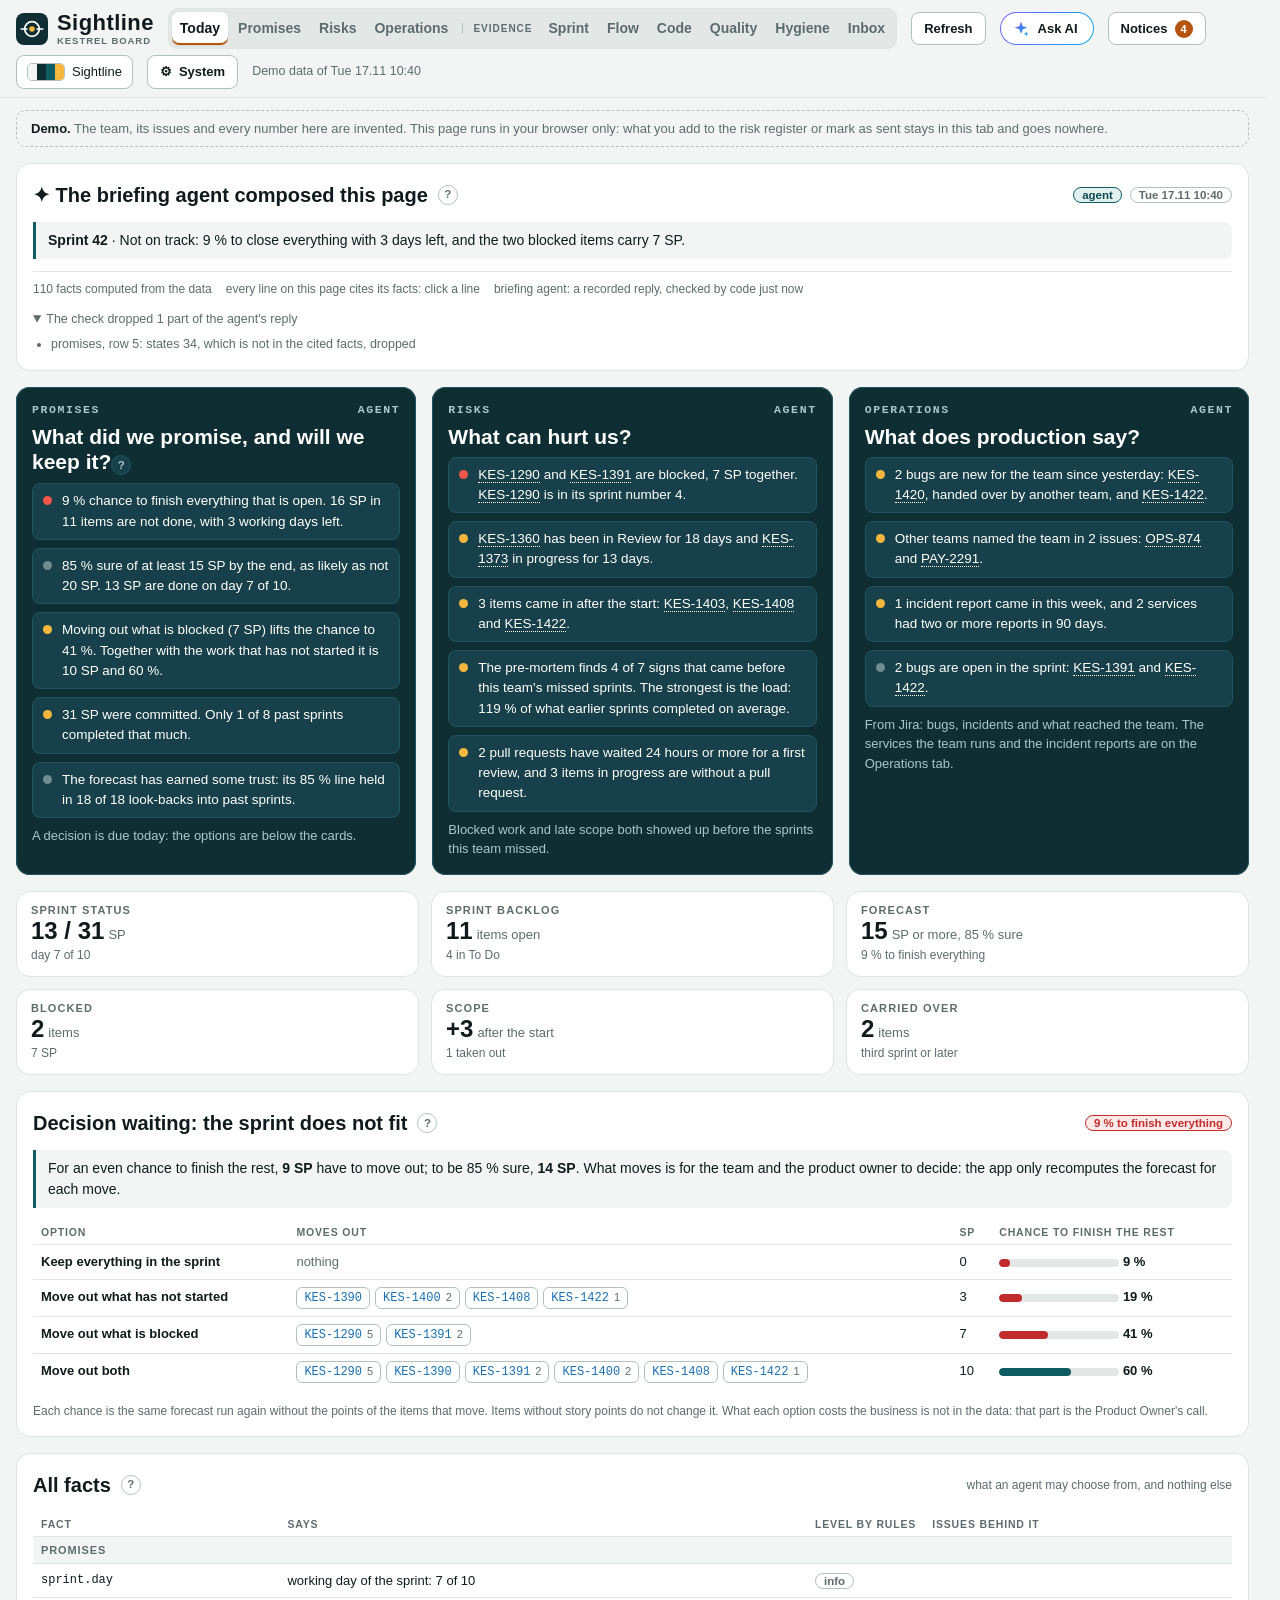
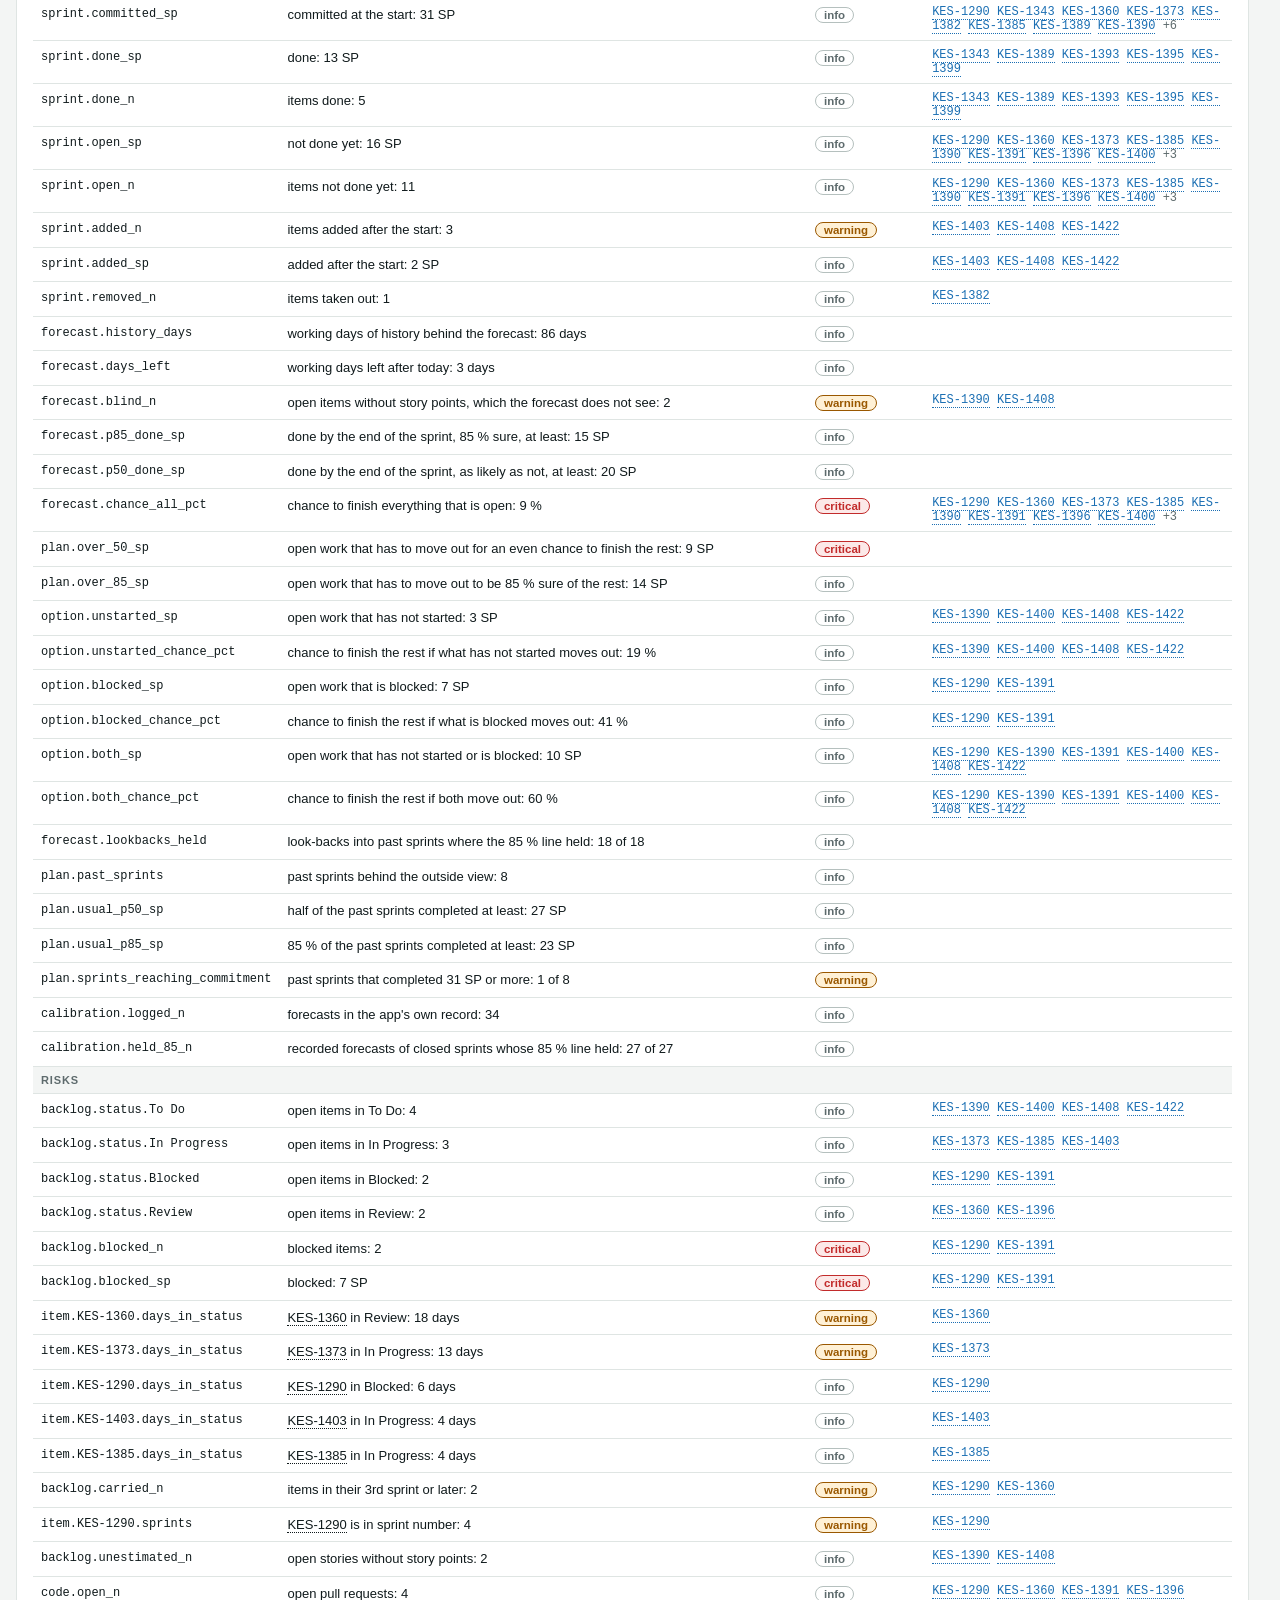
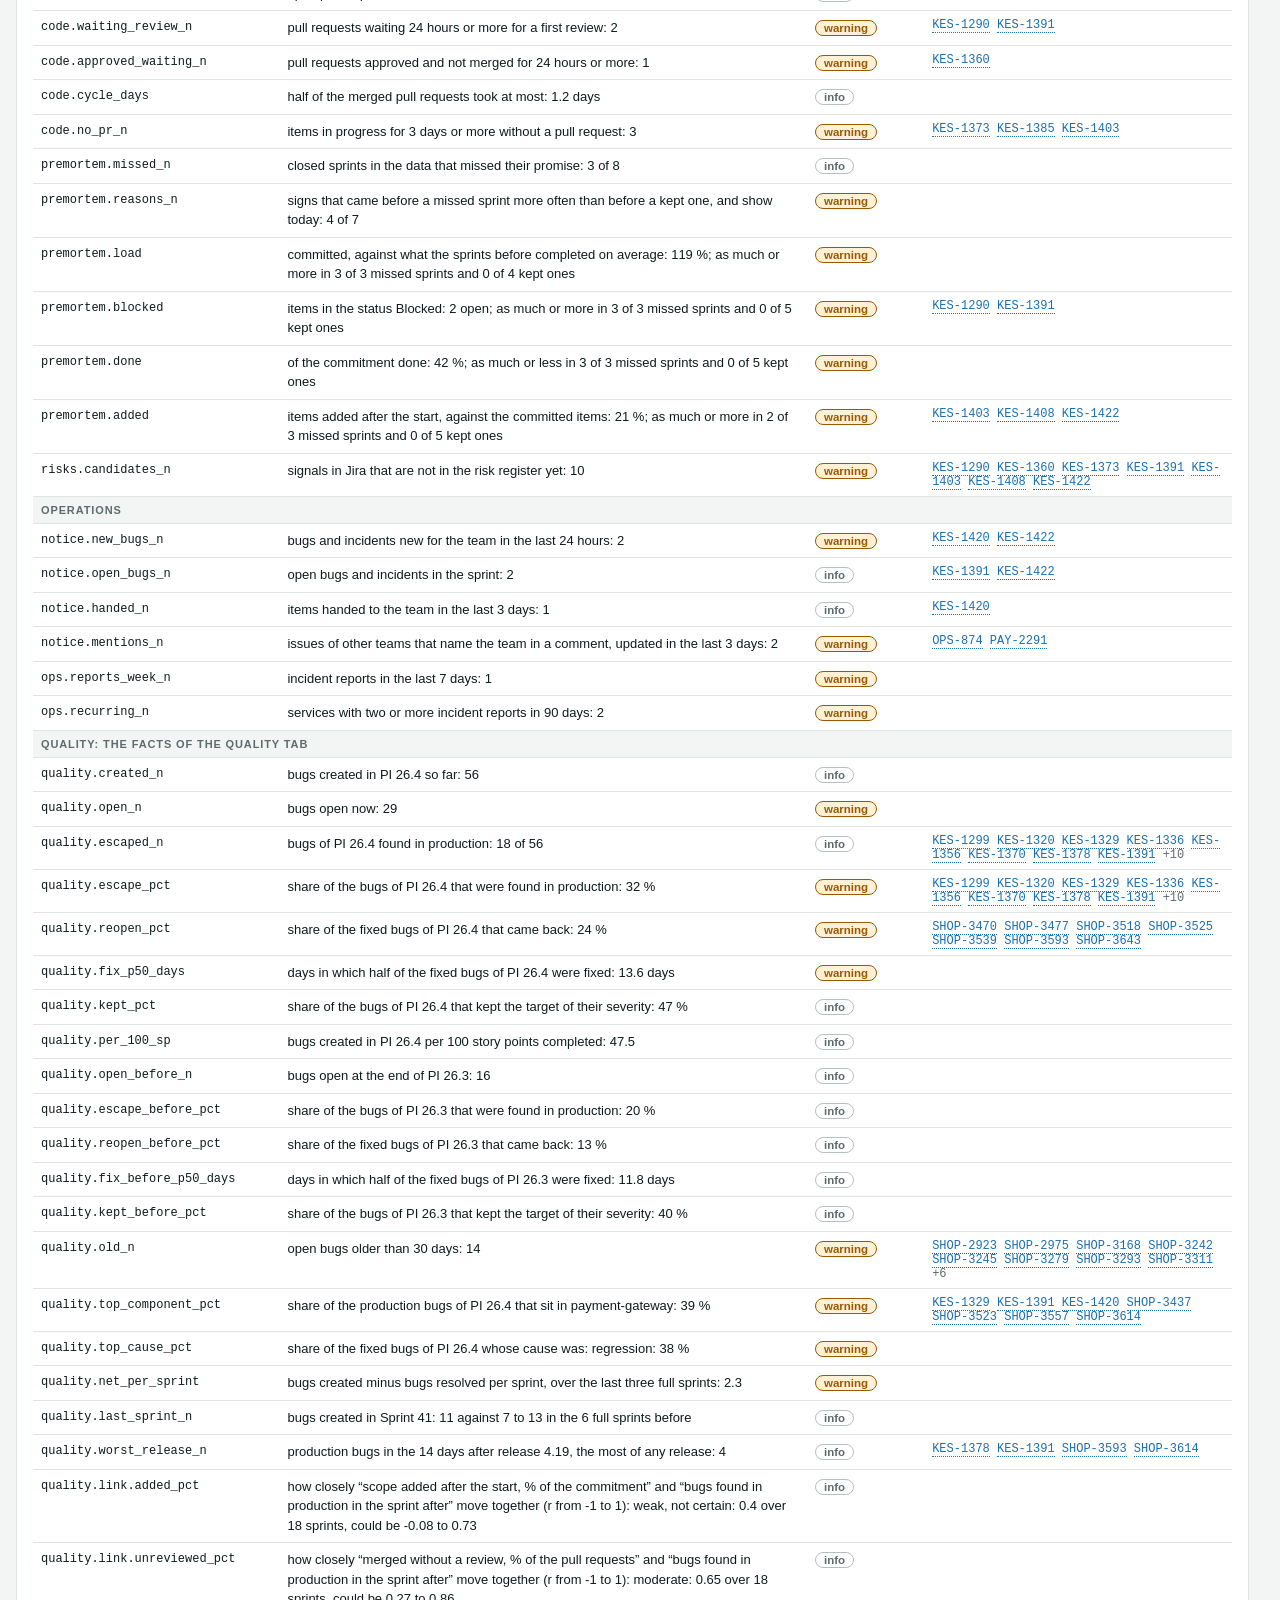
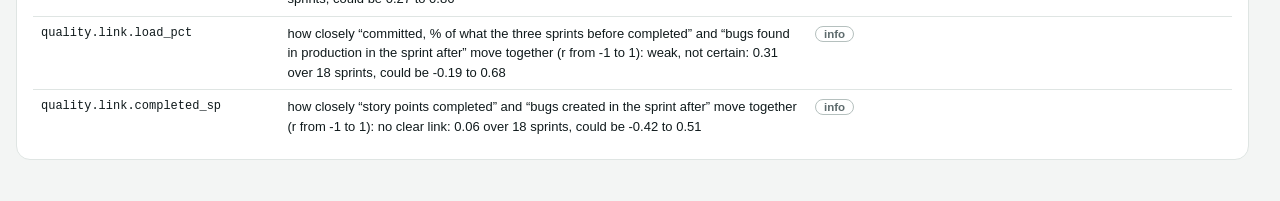
<file: docs/demo/index.html>
<!doctype html>
<html lang="en">
<head>
<meta charset="utf-8">
<meta name="viewport" content="width=device-width, initial-scale=1">
<title>Sightline · live demo</title>
<meta name="description" content="Live demo of Sightline, a delivery cockpit for Scrum Masters: sprint forecast, risks and bug analytics, with AI lines that code checks against the facts. Invented data.">
<meta property="og:title" content="Sightline · a delivery cockpit for Scrum Masters">
<meta property="og:description" content="Live demo on invented data: will the sprint hold, what can hurt it, what production says. Every AI line is checked against the facts. Nothing to install.">
<meta property="og:image" content="https://bolevin.github.io/sightline/img/preview.png">
<meta property="og:url" content="https://bolevin.github.io/sightline/">
<meta property="og:type" content="website">
<meta name="twitter:card" content="summary_large_image">
<link rel="stylesheet" href="style.css">
</head>
<body>
<div class="shell">
  <header class="top" id="top">
    <div class="brand"><svg class="mark" viewBox="0 0 28 28" aria-hidden="true"><circle cx="14" cy="14" r="8.5"/><path d="M1.5 14H8M20 14h6.5"/><circle class="dot" cx="14" cy="14" r="3.2"/></svg>
      <span class="brand-t"><span>Sightline</span><span class="brand-s" id="team">delivery cockpit</span></span></div>
    <nav class="seg" aria-label="Views">
      <button type="button" data-tab="today" aria-pressed="true">Today</button>
      <button type="button" data-tab="promises" aria-pressed="false">Promises</button>
      <button type="button" data-tab="risks" aria-pressed="false">Risks</button>
      <button type="button" data-tab="ops" aria-pressed="false">Operations</button>
      <span class="seg-l">Evidence</span>
      <button type="button" data-tab="sprint" aria-pressed="false">Sprint</button>
      <button type="button" data-tab="flow" aria-pressed="false">Flow</button>
      <button type="button" data-tab="code" aria-pressed="false">Code</button>
      <button type="button" data-tab="quality" aria-pressed="false">Quality</button>
      <button type="button" data-tab="hygiene" aria-pressed="false">Hygiene</button>
      <button type="button" data-tab="inbox" aria-pressed="false">Inbox</button>
    </nav>
    <button class="btn" type="button" id="refresh">Refresh</button>
    <button class="cmd-btn" type="button" id="ask-open" aria-pressed="false" title="Ask the agent (Ctrl K)">
      <svg class="ai-mark" viewBox="0 0 24 24" aria-hidden="true"><defs><linearGradient id="aiG" x1="0" y1="0" x2="1" y2="1"><stop offset="0" stop-color="#7b5cff"/><stop offset="1" stop-color="#00a8e8"/></linearGradient></defs>
        <path fill="url(#aiG)" d="M12 2l2.2 6.3L20.5 10l-6.3 2.2L12 18.5l-2.2-6.3L3.5 10l6.3-1.7zM19 15l.9 2.6 2.6.9-2.6.9L19 22l-.9-2.6-2.6-.9 2.6-.9z"/></svg>Ask AI</button>
    <button class="btn" type="button" id="bell" title="What reached the team: new bugs, items handed over, the team named by others" aria-label="Notices"><svg class="bell-i" viewBox="0 0 24 24" aria-hidden="true"><path d="M6 16V11a6 6 0 0 1 12 0v5l1.5 2h-15zM10 20a2 2 0 0 0 4 0"/></svg><span class="t">Notices</span> <span class="count" id="bell-n" hidden>0</span></button>
    <span class="grow"></span>
    <div class="pal"><button class="pal-btn" type="button" id="pal-btn" aria-haspopup="true" aria-expanded="false" title="Colours"><span class="swatch" id="pal-now"></span><span id="pal-name">Sightline</span></button>
      <div class="pal-menu" id="pal-menu" role="menu" aria-label="Colours" hidden></div></div>
    <button class="btn" type="button" data-tab="system" aria-pressed="false" title="Sources, rules, architecture" aria-label="System">⚙<span class="t"> System</span></button>
    <span class="fresh" id="fresh"></span>
  </header>

  <div class="boot" id="boot" role="status">Loading the sprint…</div>
  <div class="demo-note" id="demo-note"><b>Demo.</b> The team, its issues and every number here are invented. This page runs in your browser only: what you add to the risk register or mark as sent stays in this tab and goes nowhere.</div>

  <section class="page on" id="p-today" aria-label="Today">
    <div class="w" id="composed"></div>
    <div class="q3" id="cards"></div>
    <div class="kpis" id="now"></div>
    <div id="options"></div>
    <div class="w" id="facts"></div>
  </section>

  <section class="page" id="p-promises" aria-label="Promises"><div class="tabbody" id="v-promises"></div></section>
  <section class="page" id="p-risks" aria-label="Risks"><div class="tabbody" id="v-risks"></div></section>
  <section class="page" id="p-ops" aria-label="Operations"><div class="tabbody" id="v-ops"></div></section>
  <section class="page" id="p-sprint" aria-label="Sprint"><div class="tabbody" id="v-sprint"></div></section>
  <section class="page" id="p-flow" aria-label="Flow"><div class="tabbody" id="v-flow"></div></section>
  <section class="page" id="p-code" aria-label="Code"><div class="tabbody" id="v-code"></div></section>
  <section class="page" id="p-quality" aria-label="Quality"><div class="tabbody" id="v-quality"></div></section>
  <section class="page" id="p-hygiene" aria-label="Hygiene"><div class="tabbody" id="v-hygiene"></div></section>
  <section class="page" id="p-inbox" aria-label="Inbox"><div class="tabbody" id="v-inbox"></div></section>

  <section class="page" id="p-system" aria-label="System">
    <div class="w" id="arch"></div>
    <div class="grid2">
      <div class="w" id="settings"></div>
      <div class="w" id="sources"></div>
    </div>
    <div class="w" id="storage"></div>
    <div class="w" id="runs"></div>
    <div class="w" id="rules"></div>
  </section>
</div>
<div class="pop" id="pop" hidden role="dialog" aria-label="Facts behind this line"></div>
<div class="icard" id="icard" hidden role="tooltip"></div>
<aside class="cmd" id="ask" hidden aria-label="Ask the agent">
  <div class="cmd-grip" id="ask-grip" aria-hidden="true"></div>
  <div class="cmd-h" id="ask-head">
    <div class="cmd-id"><span class="cmd-eyebrow"><svg class="ai-mark" viewBox="0 0 24 24" aria-hidden="true"><path fill="url(#aiG)" d="M12 2l2.2 6.3L20.5 10l-6.3 2.2L12 18.5l-2.2-6.3L3.5 10l6.3-1.7z"/></svg>AI · read-only</span>
      <span class="cmd-title">Ask about the sprint<span id="ask-help"></span></span></div>
    <div class="cmd-tools">
      <button type="button" id="ask-new" title="New conversation" aria-label="New conversation"><svg viewBox="0 0 24 24" aria-hidden="true"><path d="M12 5v14M5 12h14"/></svg></button>
      <button type="button" data-ask-mode="side" aria-pressed="true" title="On the right" aria-label="Window on the right"><svg viewBox="0 0 24 24" aria-hidden="true"><rect x="3" y="4" width="18" height="16" rx="2"/><path d="M15 4v16"/></svg></button>
      <button type="button" data-ask-mode="bottom" aria-pressed="false" title="At the bottom" aria-label="Window at the bottom"><svg viewBox="0 0 24 24" aria-hidden="true"><rect x="3" y="4" width="18" height="16" rx="2"/><path d="M3 14h18"/></svg></button>
      <button type="button" data-ask-mode="float" aria-pressed="false" title="Floating: drag it by this bar" aria-label="Floating window"><svg viewBox="0 0 24 24" aria-hidden="true"><rect x="3" y="7" width="13" height="13" rx="2"/><path d="M8 7V5a1 1 0 0 1 1-1h11a1 1 0 0 1 1 1v11a1 1 0 0 1-1 1h-4"/></svg></button>
      <button type="button" id="ask-close" title="Close (Esc)" aria-label="Close"><svg viewBox="0 0 24 24" aria-hidden="true"><path d="M6 6l12 12M18 6L6 18"/></svg></button>
    </div>
  </div>
  <div class="cmd-log" id="ask-log" aria-live="polite"></div>
  <div class="cmd-f">
    <div class="composer"><textarea id="ask-text" rows="1" maxlength="2000" placeholder="Ask about the sprint" aria-label="Your question"></textarea>
      <div class="composer-bar"><button type="button" class="help-word" id="ask-what" title="What can I ask?" aria-label="What can I ask?">?</button>
        <span class="small dim grow">Enter sends · Shift+Enter starts a new line · the agent reads, it cannot change or send anything</span>
        <button type="button" class="mic" id="ask-mic" title="Dictate" aria-label="Dictate" aria-pressed="false" hidden><svg viewBox="0 0 24 24" aria-hidden="true"><rect x="9" y="3" width="6" height="11" rx="3"/><path d="M5 11a7 7 0 0 0 14 0M12 18v3"/></svg></button>
        <button type="button" class="send" id="ask-send" title="Send" aria-label="Send"><svg viewBox="0 0 24 24" aria-hidden="true"><path d="M12 19V5M5 12l7-7 7 7"/></svg></button></div></div>
    <p class="voice-note" id="ask-voice" role="status" hidden></p>
  </div>
</aside>
<div class="snap-ghost" id="ask-ghost" hidden></div>
<script src="host.js"></script>
<script src="help.js"></script>
<script src="app.js"></script>
<script src="views.js"></script>
<script src="quality.js"></script>
<script src="delivery.js"></script>
</body>
</html>
</file>
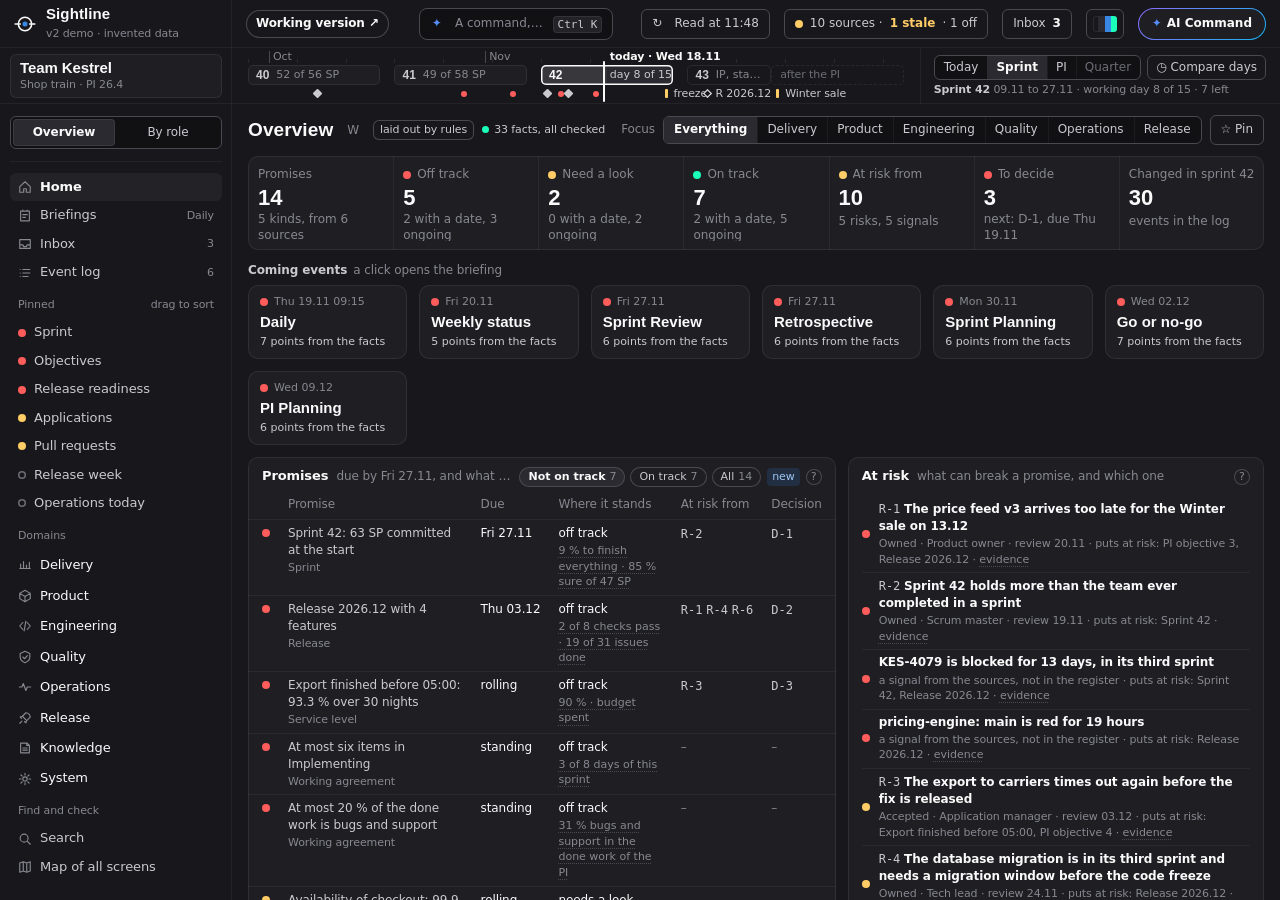
<file: docs/v2/index.html>
<!doctype html>
<html lang="en">
<head>
<meta charset="utf-8">
<meta name="viewport" content="width=device-width, initial-scale=1">
<title>Sightline · live demo</title>
<meta name="description" content="The design of Sightline v2, a delivery cockpit for agile teams, on an invented team and invented numbers.">
<link rel="icon" href="data:,">
<link rel="stylesheet" href="css/tokens.css">
<link rel="stylesheet" href="css/app.css">
<link rel="stylesheet" href="css/pages-product.css">
<link rel="stylesheet" href="css/pages-eng.css">
<link rel="stylesheet" href="css/pages-quality.css">
<link rel="stylesheet" href="css/pages-ops.css">
<link rel="stylesheet" href="css/pages-release.css">
<link rel="stylesheet" href="css/pages-knowledge.css">
<link rel="stylesheet" href="css/pages-system.css">
<link rel="stylesheet" href="css/pages-overview.css">
<link rel="stylesheet" href="css/pages-return.css">
<link rel="stylesheet" href="css/utilities.css">
<link rel="stylesheet" href="css/demo.css">
</head>
<body>
<div class="app" id="app">
  <header class="top" id="top"></header>
  <div class="strip" id="strip"></div>
  <aside class="rail" id="rail"></aside>
  <main class="main" id="main"></main>
  <aside class="cmd" id="ask" aria-label="AI Command"></aside>
</div>
<div id="layer"></div>
<script src="js/data.js"></script>
<script src="js/data-events.js"></script>
<script src="js/data-history.js"></script>
<script src="js/data-lineage.js"></script>
<script src="js/help.js"></script>
<script src="js/kit.js"></script>
<script src="js/shell.js"></script>
<script src="js/command.js"></script>
<script src="js/compare.js"></script>
<script src="js/worst.js"></script>
<script src="js/pages-home.js"></script>
<script src="js/pages-delivery.js"></script>
<script src="js/pages-product.js"></script>
<script src="js/pages-eng.js"></script>
<script src="js/pages-quality.js"></script>
<script src="js/pages-ops.js"></script>
<script src="js/pages-release.js"></script>
<script src="js/pages-knowledge.js"></script>
<script src="js/pages-system.js"></script>
<script src="js/pages-misc.js"></script>
<script src="js/pages-events.js"></script>
<script src="js/pages-overview.js"></script>
<script>SM.start();</script>
</body>
</html>
</file>
<file: docs/demo/style.css>
/* Sightline: the look of the page. No file is loaded from outside.
   Palettes: app.js sets data-palette on <html> ("auto" becomes day or console after the system theme). Every colour
   of the page is a token of the palette; --panel* colour the three question cards and the mark in the brand. */
:root{
  --f-disp: Bahnschrift, "DIN Alternate", "Arial Narrow", sans-serif;
  --f-body: Inter, "Segoe UI Variable Text", "Segoe UI", "Helvetica Neue", Arial, sans-serif;
  --f-mono: "Cascadia Mono", Consolas, ui-monospace, monospace;
}
/* Sightline: cool paper, a deep teal desk, amber for what needs a look. It is also the look before app.js has run. */
:root, :root[data-palette="sightline"]{
  --bg:#F3F5F4; --surface:#FFFFFF; --surface-2:#F3F5F4; --sunk:#E3E8E6; --ink:#101A1C; --muted:#5E6B6D;
  --line:#DFE5E3; --line-strong:#B5C0BE;
  --accent:#0F5C63; --accent-soft:#E3F0F0; --accent-ink:#0B4A50;
  --ok:#16794A; --ok-soft:#E1F3E8; --warn:#9A5800; --warn-soft:#FFF1D6; --crit:#C22B2B; --crit-soft:#FCE9E8;
  --info:#1B6FB3; --info-soft:#E4F0FA;
  --panel:#0F2E33; --panel-2:#17404A; --panel-3:#22545F; --panel-ink:#FFFFFF; --panel-muted:#A9C7CB;
  --lamp-y:#F5B83D; --lamp-r:#F0564A; --lamp-g:#3CC27C; --lamp-off:#6F8B90;
  --cta:#B5530F; --cta-ink:#FFFFFF; --shadow:0 12px 36px rgba(8,30,34,.18);
  color-scheme:light;
}
/* Sightline dusk: the same colours after dark. */
:root[data-palette="dusk"]{
  --bg:#0B1416; --surface:#132024; --surface-2:#19292E; --sunk:#0B1416; --ink:#EEF4F3; --muted:#9BB0B2;
  --line:#2A3D42; --line-strong:#4B6367;
  --accent:#5CC8CF; --accent-soft:#12343A; --accent-ink:#8FDDE2;
  --ok:#3CC27C; --ok-soft:#102A1D; --warn:#F2A53A; --warn-soft:#33250E; --crit:#F0655A; --crit-soft:#3A1715;
  --info:#58A9E8; --info-soft:#10283A;
  --panel:#0F2E33; --panel-2:#17404A; --panel-3:#22545F; --panel-ink:#FFFFFF; --panel-muted:#A9C7CB;
  --lamp-y:#F5B83D; --lamp-r:#F0564A; --lamp-g:#3CC27C; --lamp-off:#6F8B90;
  --cta:#E58A3A; --cta-ink:#1A0E03; --shadow:0 12px 36px rgba(0,0,0,.5);
  color-scheme:dark;
}
/* Day: everything light, the desk included. */
:root[data-palette="day"]{
  --bg:#E9EEEC; --surface:#FFFFFF; --surface-2:#F4F7F5; --sunk:#E3E9E6; --ink:#121B17; --muted:#56655E;
  --line:#D5DDD9; --line-strong:#8FA097;
  --accent:#0B6870; --accent-soft:#D9EEEE; --accent-ink:#084A50;
  --ok:#24703D; --ok-soft:#DFF0E3; --warn:#8A5600; --warn-soft:#FAEDCF; --crit:#B2322A; --crit-soft:#F7DFDB;
  --info:#2A5CA2; --info-soft:#DFE8F6;
  --panel:#DCE4E0; --panel-2:#F3F6F4; --panel-3:#BFCCC5; --panel-ink:#121B17; --panel-muted:#56655E;
  --lamp-y:#B87800; --lamp-r:#C23A2F; --lamp-g:#2E9450; --lamp-off:#A3B1AA;
  --cta:#0B6870; --cta-ink:#FFFFFF; --shadow:0 12px 36px rgba(18,27,23,.16);
  color-scheme:light;
}
/* Classic: a light page with a dark desk. */
:root[data-palette="classic"]{
  --bg:#E9EEEC; --surface:#FFFFFF; --surface-2:#F4F7F5; --sunk:#E3E9E6; --ink:#121B17; --muted:#56655E;
  --line:#D5DDD9; --line-strong:#8FA097;
  --accent:#0B6870; --accent-soft:#D9EEEE; --accent-ink:#084A50;
  --ok:#24703D; --ok-soft:#DFF0E3; --warn:#8A5600; --warn-soft:#FAEDCF; --crit:#B2322A; --crit-soft:#F7DFDB;
  --info:#2A5CA2; --info-soft:#DFE8F6;
  --panel:#26302C; --panel-2:#323D38; --panel-3:#3E4A44; --panel-ink:#EAF0EC; --panel-muted:#A3B0A9;
  --lamp-y:#F2C14C; --lamp-r:#EC5B4F; --lamp-g:#5DC57E; --lamp-off:#55625B;
  --cta:#0B6870; --cta-ink:#FFFFFF; --shadow:0 12px 36px rgba(18,27,23,.16);
  color-scheme:light;
}
/* Console: everything dark. */
:root[data-palette="console"]{
  --bg:#0C1210; --surface:#141C19; --surface-2:#19231F; --sunk:#101714; --ink:#E4EBE7; --muted:#98A79F;
  --line:#26322D; --line-strong:#5B6C64;
  --accent:#4FB8C0; --accent-soft:#14373B; --accent-ink:#9CDDE2;
  --ok:#5EC27D; --ok-soft:#15301F; --warn:#E4AB3E; --warn-soft:#372A10; --crit:#F07A6D; --crit-soft:#3B1C19;
  --info:#80AAEA; --info-soft:#18283F;
  --panel:#18211E; --panel-2:#212C28; --panel-3:#2C3934; --panel-ink:#EAF0EC; --panel-muted:#93A199;
  --lamp-y:#F2C14C; --lamp-r:#EC5B4F; --lamp-g:#5DC57E; --lamp-off:#55625B;
  --cta:#4FB8C0; --cta-ink:#0C1210; --shadow:0 12px 36px rgba(0,0,0,.5);
  color-scheme:dark;
}
/* Night: dark blue, little glare. */
:root[data-palette="night"]{
  --bg:#0A0F1D; --surface:#111A2D; --surface-2:#162036; --sunk:#0D1426; --ink:#D3DCEE; --muted:#8995B0;
  --line:#222E4B; --line-strong:#46567C;
  --accent:#7FA4F2; --accent-soft:#1A2647; --accent-ink:#B9CCF8;
  --ok:#6BBE86; --ok-soft:#132820; --warn:#DDB062; --warn-soft:#2C2514; --crit:#EB7F76; --crit-soft:#331B1F;
  --info:#8DB0EE; --info-soft:#16233E;
  --panel:#0D1426; --panel-2:#152038; --panel-3:#233050; --panel-ink:#D3DCEE; --panel-muted:#8390AC;
  --lamp-y:#D6AC4C; --lamp-r:#D6675D; --lamp-g:#58AB73; --lamp-off:#36425F;
  --cta:#7FA4F2; --cta-ink:#0A0F1D; --shadow:0 12px 36px rgba(0,0,0,.5);
  color-scheme:dark;
}
*{box-sizing:border-box}
html,body{margin:0}
html{scrollbar-gutter:stable}
body{background:var(--bg);color:var(--ink);font:14px/1.5 var(--f-body)}
button,input,select,textarea{font:inherit;color:inherit}
button{cursor:pointer}
:focus-visible{outline:2px solid var(--accent);outline-offset:2px}
h1,h2,h3{margin:0;font-family:var(--f-disp);font-stretch:85%}
.mono{font-family:var(--f-mono)} .dim{color:var(--muted)} .small{font-size:12px} .grow{flex:1}
.shell{max-width:1880px;margin:0 auto;padding:0 16px 40px}

.top{position:sticky;top:0;z-index:30;display:flex;flex-wrap:wrap;align-items:center;gap:6px 14px;min-height:56px;margin:0 -16px;padding:8px 16px;background:var(--bg);border-bottom:1px solid var(--line)}
.brand{display:flex;align-items:center;gap:9px;font:700 22px var(--f-disp);font-stretch:80%;letter-spacing:.02em}
.brand-t{display:grid;line-height:1.05}
.brand-s{font:600 9.5px var(--f-body);letter-spacing:.1em;text-transform:uppercase;color:var(--muted);white-space:nowrap}
.mark{width:32px;height:32px;padding:4px;border-radius:8px;background:var(--panel);fill:none;stroke:var(--panel-ink);stroke-width:2;stroke-linecap:round}
.mark .dot{fill:var(--lamp-y);stroke:none}
.demo-note{margin:12px 0 0;padding:8px 14px;border-radius:10px;border:1px dashed var(--line-strong);color:var(--muted);font-size:13px}
.demo-note b{color:var(--ink)}
.seg{display:inline-flex;flex-wrap:wrap;background:var(--sunk);border:1px solid var(--line);border-radius:10px;padding:3px;gap:2px}
.seg button{border:0;background:transparent;padding:6px 8px;border-radius:7px;font-weight:600;color:var(--muted);white-space:nowrap}
.seg-l{align-self:center;padding:0 6px 0 10px;font:600 10px var(--f-body);letter-spacing:.1em;text-transform:uppercase;color:var(--muted);border-left:1px solid var(--line-strong);margin-left:4px}
.btn[aria-pressed="true"]{border-color:var(--ink);box-shadow:inset 0 -2px 0 var(--cta)}
.seg button[aria-pressed="true"]{background:var(--surface);color:var(--ink);box-shadow:inset 0 -2px 0 var(--cta),0 1px 2px rgba(0,0,0,.05)}
.fresh{font-size:12.5px;color:var(--muted);white-space:nowrap}
.btn{display:inline-flex;align-items:center;gap:7px;font-weight:600;font-size:13px;padding:6px 12px;border-radius:8px;border:1px solid var(--line-strong);background:var(--surface);white-space:nowrap}
.btn:hover{border-color:var(--ink)}
.btn[disabled]{opacity:.5;cursor:progress}
.count{display:inline-block;min-width:18px;padding:0 5px;border-radius:999px;background:var(--cta);color:var(--cta-ink);font:700 11px/18px var(--f-body);text-align:center}
.count[hidden]{display:none}
.boot{margin:16px 0 0;padding:12px 16px;border-radius:10px;background:var(--warn-soft);color:var(--warn)}
.boot.err{background:var(--crit-soft);color:var(--crit);font-family:var(--f-mono);font-size:13px;white-space:pre-wrap}

.page{display:none;padding-top:16px;gap:16px}
.page.on{display:grid;grid-template-columns:minmax(0,1fr)}
.grid2{display:grid;grid-template-columns:repeat(2,minmax(0,1fr));gap:16px;align-items:start}
.w{background:var(--surface);border:1px solid var(--line);border-radius:14px;padding:16px;display:grid;gap:12px;align-content:start;min-width:0}
.wh{display:flex;align-items:center;justify-content:space-between;gap:10px;flex-wrap:wrap}
.wh h2{font-size:20px;font-weight:600;display:flex;align-items:center;gap:10px}
.wh .meta{display:flex;align-items:center;gap:8px;flex-wrap:wrap}
.lbl{font:600 11px var(--f-body);letter-spacing:.1em;text-transform:uppercase;color:var(--muted)}
.pulse{font-size:14px;background:var(--surface-2);border-left:3px solid var(--accent);border-radius:0 8px 8px 0;padding:8px 12px}
.pill{display:inline-flex;align-items:center;font:600 11.5px var(--f-body);padding:1px 8px;border-radius:999px;border:1px solid var(--line-strong);color:var(--muted);white-space:nowrap;background:var(--surface)}
.pill.critical{color:var(--crit);border-color:var(--crit);background:var(--crit-soft)}
.pill.warning{color:var(--warn);border-color:var(--warn);background:var(--warn-soft)}
.pill.ok{color:var(--ok);border-color:var(--ok);background:var(--ok-soft)}
.pill.rules{border-style:dashed}
.pill.agent{color:var(--accent-ink);border-color:var(--accent);background:var(--accent-soft)}
.verify{display:flex;gap:6px 14px;flex-wrap:wrap;font-size:12px;color:var(--muted);border-top:1px solid var(--line);padding-top:8px}

.note-bad{font-size:13px;background:var(--crit-soft);color:var(--crit);border-radius:8px;padding:8px 12px;overflow-wrap:anywhere}
.dropped{font-size:12.5px;color:var(--muted)}
.dropped summary{cursor:pointer}
.dropped ul{margin:6px 0 0;padding-left:18px;display:grid;gap:3px}

.ask{position:fixed;z-index:50;top:0;right:0;bottom:0;width:min(460px,100vw);background:var(--surface);border-left:1px solid var(--line-strong);box-shadow:-12px 0 36px rgba(0,0,0,.14);padding:16px;display:grid;grid-template-rows:auto minmax(0,1fr) auto auto;gap:12px}
.ask[hidden]{display:none}
.ask-log{overflow-y:auto;display:grid;gap:10px;align-content:start;min-height:0}

.tabbody{display:grid;gap:16px;grid-template-columns:minmax(0,1fr)}
.kpis.k4{grid-template-columns:repeat(4,minmax(0,1fr))}
div.kpi{cursor:default}
.chips{display:flex;flex-wrap:wrap;gap:5px}
.chip{display:inline-flex;align-items:baseline;gap:5px;padding:1px 7px;border-radius:6px;border:1px solid var(--line-strong);background:var(--surface);font-size:12px;color:var(--info)}
.chip:hover{border-color:var(--info)}
.chip small{color:var(--muted);font-size:11px}
.chip{white-space:nowrap}
.fold > summary{display:none}
.line{display:grid;grid-auto-flow:column;grid-auto-columns:minmax(150px,1fr);gap:10px;overflow-x:auto;padding-bottom:4px}
.stop{border:1px solid var(--line);border-top:4px solid var(--tone);border-radius:10px;padding:10px;display:grid;gap:8px;align-content:start;background:var(--surface-2)}
.stop-h{display:flex;justify-content:space-between;align-items:baseline;gap:8px}
.stop-h span{font-size:12px;color:var(--muted);white-space:nowrap}
.ch{width:100%;max-width:900px;height:auto;display:block}
.ch .g{stroke:var(--line);stroke-width:1}
.ch .ax{font:11px var(--f-body);fill:var(--muted)}
.ch .scope{fill:none;stroke:var(--line-strong);stroke-width:2}
.ch .done{fill:none;stroke:var(--accent);stroke-width:2.5}
.ch .dot{fill:var(--accent)}
.ch .today{stroke:var(--accent);stroke-width:1;stroke-dasharray:2 3}
.ch .dashed{stroke:var(--ink);stroke-width:1.2;stroke-dasharray:6 4}
.ch .m50,.ch .m85{stroke:var(--warn);stroke-width:2}
.ch .m85{stroke-dasharray:4 3}
.ch .b-commit{fill:none;stroke:var(--line-strong);stroke-width:1.5}
.ch .b-done{fill:var(--accent)}
.ch .b-done.ok{fill:var(--ok)}
.ch .pt{fill:var(--accent);fill-opacity:.55}
.ch .pt.bug{fill:var(--crit)}
.legend{display:flex;flex-wrap:wrap;gap:4px 14px;font-size:12px;color:var(--muted)}
.legend span{display:inline-flex;align-items:center;gap:6px}
.legend i{width:12px;height:12px;border-radius:3px;display:inline-block}
.legend i.dash{height:0;border-top:2px dashed var(--ink);border-radius:0}
.legend i.outline{border:1.5px solid var(--line-strong)}
.share{display:inline-block;width:120px;height:8px;border-radius:999px;background:var(--sunk);overflow:hidden;vertical-align:middle}
.share.wide{width:100%}
.share i{display:block;height:100%;background:var(--accent);border-radius:999px}
.share i.hot{background:var(--crit)}
.bars{display:grid;gap:6px}
.bar-row{display:grid;grid-template-columns:150px 110px minmax(0,1fr) 48px;gap:10px;align-items:center}
.checks{list-style:none;margin:0;padding:0;display:grid;gap:6px}
.checks summary{display:grid;grid-template-columns:22px minmax(0,1fr) auto;gap:10px;align-items:center;cursor:pointer;padding:6px 8px;border-radius:8px;background:var(--surface-2)}
.checks details>.chips,.checks details>div{padding:8px 8px 4px 40px}
.checks .ic{width:20px;height:20px;border-radius:50%;display:grid;place-items:center;font:700 12px var(--f-body);color:var(--surface);background:var(--ok)}
.checks .ic.warn{background:var(--warn)} .checks .ic.na{background:var(--line-strong)}
.checks .cnt{font:600 13px var(--f-mono)}

.risk{border:1px solid var(--line);border-left:4px solid var(--accent);border-radius:10px;padding:10px 12px;display:grid;gap:8px;background:var(--surface-2)}
.risk-h{display:flex;flex-wrap:wrap;gap:6px 8px;align-items:center}
.risk-h input{flex:1;min-width:260px;font:600 14px var(--f-body);border:1px solid transparent;border-radius:6px;padding:3px 6px;background:transparent;color:inherit}
.risk-h input:hover,.risk-h input:focus{border-color:var(--line-strong);background:var(--surface)}
.risk-f{display:grid;grid-template-columns:minmax(0,2fr) minmax(0,1.4fr) minmax(0,1fr);gap:8px 10px}
.risk-f label{display:grid;gap:3px;font:600 10.5px var(--f-body);letter-spacing:.08em;text-transform:uppercase;color:var(--muted)}
.risk-f .wide{grid-column:1/-1}
.risk-f select,.risk-f input,.risk-f textarea,.risk-new input{font:13px var(--f-body);letter-spacing:0;text-transform:none;color:var(--ink);border:1px solid var(--line-strong);border-radius:6px;padding:5px 7px;background:var(--surface);min-width:0;width:100%}
.risk-b{display:flex;flex-wrap:wrap;gap:8px;align-items:center}
.risk-new{display:grid;grid-template-columns:minmax(0,1fr) auto;gap:8px}
.dropped li button{margin-left:6px}
.split{display:flex;height:22px;border-radius:8px;overflow:hidden;background:var(--sunk)}
.split i{display:block;height:100%}
.late{color:var(--crit)}
.rep{border-top:1px solid var(--line);padding:6px 0}
.rep summary{display:flex;flex-wrap:wrap;gap:4px 10px;align-items:baseline;cursor:pointer}
.rep-b{display:grid;gap:6px;padding:8px 0 4px 18px;font-size:13px}
.rep-b ol{margin:0;padding-left:18px;display:grid;gap:3px}
.draft textarea{width:100%;resize:vertical;font:13px/1.5 var(--f-mono);color:var(--ink);background:var(--surface-2);border:1px solid var(--line-strong);border-radius:8px;padding:10px 12px}
pre.sent{margin:6px 0 2px;white-space:pre-wrap;overflow-wrap:anywhere;font:12.5px/1.5 var(--f-mono);background:var(--surface-2);border-radius:8px;padding:10px 12px}
.note-mock{font-size:13px;background:var(--warn-soft);color:var(--warn);border:1px dashed var(--warn);border-radius:10px;padding:8px 12px}

.q3{display:grid;grid-template-columns:repeat(3,minmax(0,1fr));gap:16px}
.qcard{background:var(--panel);color:var(--panel-ink);border-radius:14px;padding:16px;display:grid;gap:8px;align-content:start;box-shadow:inset 0 0 0 1px var(--panel-3)}
.qcard h2{font-size:21px;font-weight:600;line-height:1.2}
.qk{display:flex;justify-content:space-between;align-items:center;gap:8px;font:600 11.5px var(--f-mono);letter-spacing:.14em;text-transform:uppercase;color:var(--panel-muted)}
.qrow{display:grid;grid-template-columns:10px minmax(0,1fr);gap:9px;align-items:baseline;padding:7px 10px;border-radius:8px;background:var(--panel-2);border:1px solid var(--panel-3);font-size:13.5px;color:var(--panel-ink);text-align:left;width:100%}
.qrow:hover{background:var(--panel-3)}
.qnote{color:var(--panel-muted);font-size:13px}
.dotl{width:9px;height:9px;border-radius:50%;display:inline-block;background:var(--lamp-off);flex:none}
.dotl.ok{background:var(--lamp-g)} .dotl.warning{background:var(--lamp-y)} .dotl.critical{background:var(--lamp-r)}
.w .dotl.ok{background:var(--ok)} .w .dotl.warning{background:var(--warn)} .w .dotl.critical{background:var(--crit)} .w .dotl{background:var(--line-strong)}

.kpis{display:grid;grid-template-columns:repeat(6,minmax(0,1fr));gap:12px}
.kpi{background:var(--surface);border:1px solid var(--line);border-radius:14px;padding:12px 14px;display:grid;gap:2px;text-align:left}
.kpi:hover{border-color:var(--line-strong)}
.kpi .v{font:600 24px/1.1 var(--f-disp);font-stretch:85%;font-variant-numeric:tabular-nums}
.kpi .v small{font-size:13px;color:var(--muted);margin-left:4px;font-family:var(--f-body);font-weight:400}
.kpi .d{font-size:12px;color:var(--muted)}

table.t{border-collapse:collapse;width:100%;font-size:13px}
.t th{font:600 10.5px var(--f-body);letter-spacing:.08em;text-transform:uppercase;color:var(--muted);text-align:left;padding:6px 8px;border-bottom:1px solid var(--line);white-space:nowrap}
.t td{padding:7px 8px;border-bottom:1px solid var(--line);vertical-align:top}
.t tr:last-child td{border-bottom:0}
.t td.k{color:var(--muted);white-space:nowrap;width:1%}
.t tr.sec td{background:var(--surface-2);font:600 11px var(--f-body);letter-spacing:.08em;text-transform:uppercase;color:var(--muted)}
.tw{overflow-x:auto}
.keys{font:12px var(--f-mono);color:var(--info);overflow-wrap:anywhere}

.pop{position:absolute;z-index:60;min-width:280px;max-width:420px;background:var(--surface);border:1px solid var(--line-strong);border-radius:12px;box-shadow:var(--shadow);padding:12px;display:grid;gap:8px;font-size:13px}
.pop[hidden]{display:none}
.pop .ph{font:600 10.5px var(--f-body);letter-spacing:.1em;text-transform:uppercase;color:var(--muted)}
.pop .f{border-top:1px solid var(--line);padding-top:6px;display:grid;gap:2px}

/* ---- the architecture (System). A wide screen gets the map: blocks with their parts, lamps and labelled links. A
   narrow one gets the layers as cards below each other, because a map that wide cannot be read there. */
.amap{width:100%;height:auto;display:block}
.amap .blk{fill:var(--surface-2);stroke:var(--line-strong);stroke-width:1.2}
.amap .blk.leaves{stroke:var(--accent);stroke-width:1.8}
.amap .blk.off{stroke-dasharray:6 4;fill:none}
.amap .blk.core{fill:var(--panel);stroke:var(--panel-3)}
.amap .bt{font:600 15.5px var(--f-disp);font-stretch:85%;fill:var(--ink)}
.amap .blk.core + .bt{fill:var(--panel-ink)}
.amap .sub{fill:var(--surface);stroke:var(--line);stroke-width:1}
.amap .sub.c{fill:var(--panel-2);stroke:var(--panel-3)}
.amap .pn{font:600 12.5px var(--f-body);fill:var(--ink)}
.amap .pn.c{fill:var(--panel-ink)}
.amap .pd{font:11.5px var(--f-body);fill:var(--muted)}
.amap .pd.c{fill:var(--panel-muted)}
.amap .pd.gone{fill:var(--accent-ink);font-weight:600}
.amap .pd.num{fill:var(--ink);font-weight:600}
.amap .chp{fill:var(--surface-2);stroke:var(--line-strong);stroke-width:1}
.amap .chp.c{fill:var(--panel-3);stroke:none}
.amap .ct{font:11px var(--f-body);fill:var(--ink)}
.amap .ct.c{fill:var(--panel-ink)}
.amap .lamp.g{fill:var(--ok)} .amap .lamp.rec{fill:none;stroke:var(--line-strong);stroke-width:1.6} .amap .lamp.off{fill:var(--line-strong);fill-opacity:.55}
.amap .blk.core ~ .lamp.g{fill:var(--ok)}
.amap .ln{fill:none;stroke:var(--muted);stroke-width:1.6;marker-end:url(#mh)}
.amap .ln.two{marker-start:url(#mh)}
.amap .ln.leaves{stroke:var(--accent)}
.amap .ln.off{stroke-dasharray:5 4}
.amap .ln.flow{stroke:var(--accent);stroke-width:2;stroke-dasharray:5 4;marker-end:url(#mhf);animation:arcflow 1.1s linear infinite}
.amap #mh path{fill:var(--muted)} .amap #mhf path{fill:var(--accent)}
@keyframes arcflow{to{stroke-dashoffset:-9}}
@media (prefers-reduced-motion:reduce){.amap .ln.flow{animation:none}}
.amap .lab{font:11px var(--f-body);fill:var(--muted);paint-order:stroke;stroke:var(--surface);stroke-width:4px;stroke-linejoin:round}
.arc-frame{width:16px !important;height:11px !important;border-radius:3px !important;border:1.4px solid var(--line-strong);background:var(--surface-2)}
.arc-frame.leaves{border-color:var(--accent);border-width:1.8px}
.arc-frame.off{border-style:dashed;background:none}
.arc-flow{display:none}
.arc-l{display:grid;grid-template-rows:auto 1fr auto;gap:10px;padding:12px;border:1px solid var(--line);border-top:3px solid var(--accent);border-radius:10px;background:var(--surface-2);min-width:0}
.arc-l header{display:flex;gap:9px;align-items:flex-start}
.arc-n{flex:none;width:24px;height:24px;border-radius:50%;display:grid;place-items:center;background:var(--accent);color:var(--surface);font:700 12.5px var(--f-mono)}
.arc-l header b{display:block;font:600 16px/1.2 var(--f-disp);font-stretch:85%}
.arc-l header small{display:block;font-size:12px;color:var(--muted);line-height:1.35}
.arc-l ul{list-style:none;margin:0;padding:0;display:grid;gap:6px;align-content:start}
.arc-l li{position:relative;padding:6px 8px 6px 22px;border-radius:7px;background:var(--surface);border:1px solid var(--line);font-size:12.5px;line-height:1.35}
.arc-l li b{display:block;font-size:13px}
.arc-l li span{color:var(--muted)}
.arc-l li::before,.arc-dot{content:"";position:absolute;left:8px;top:11px;width:8px;height:8px;border-radius:50%;background:var(--ok)}
.arc-l li.rec::before,.arc-dot.rec{background:none;box-shadow:inset 0 0 0 1.5px var(--line-strong)}
.legend i.arc-dot{position:static;width:9px;height:9px;border-radius:50%}
.arc-l footer{padding-top:8px;border-top:1px dashed var(--line-strong);font-size:12.5px;font-weight:600}
.arc-l footer span{display:block;font:600 10px var(--f-body);letter-spacing:.1em;text-transform:uppercase;color:var(--muted)}
.arc-x{justify-self:center;width:2px;height:16px;margin:3px 0;background:var(--line-strong);position:relative}
.arc-x::after{content:"";position:absolute;right:-4px;bottom:-3px;border:5px solid transparent;border-top-color:var(--line-strong);border-bottom:0}
.arc-more{display:grid;grid-template-columns:minmax(0,1.15fr) minmax(0,1fr);gap:20px;padding-top:4px}
.arc-more > div{display:grid;gap:8px;align-content:start}
.arc-steps{margin:0;padding:0;list-style:none;counter-reset:step;display:grid;gap:7px}
.arc-steps li{counter-increment:step;position:relative;padding-left:30px;font-size:13px}
.arc-steps li::before{content:counter(step);position:absolute;left:0;top:1px;width:20px;height:20px;border-radius:50%;display:grid;place-items:center;border:1px solid var(--line-strong);font:600 11px var(--f-mono);color:var(--muted)}
.arc-adr{list-style:none;margin:0;padding:0;display:grid;gap:6px}
.arc-adr li{font-size:13px}
.arc-adr a,.arc-more .small a{color:var(--accent-ink);font-weight:600;text-decoration:none;border-bottom:1px solid var(--accent)}
.arc-adr a:hover,.arc-more .small a:hover{border-bottom-width:2px}
.arc-adr span{display:block;color:var(--muted);font-size:12.5px}
@media (max-width:1000px){
  .arc-d,.arc-wide{display:none !important}
  .arc-flow{display:grid;grid-template-columns:minmax(0,1fr)}
  .arc-more{grid-template-columns:minmax(0,1fr)}
}

@media (max-width:1280px){.kpis{grid-template-columns:repeat(3,minmax(0,1fr))}}
@media (max-width:1100px){.q3,.grid2,.s-grid,.q-grid{grid-template-columns:1fr}.s-how{grid-template-columns:repeat(2,minmax(0,1fr))}.kpis.k4{grid-template-columns:repeat(2,minmax(0,1fr))}}
@media (max-width:700px){.kpis{grid-template-columns:repeat(2,minmax(0,1fr))}.brand-s{display:none}}

/* ---- the palette menu */
.pal{position:relative}
.pal-btn{display:inline-flex;align-items:center;gap:7px;padding:6px 10px;border-radius:8px;border:1px solid var(--line-strong);background:var(--surface);font-size:13px;white-space:nowrap}
.pal-btn[aria-expanded="true"]{border-color:var(--accent)}
.swatch{display:inline-flex;border-radius:5px;overflow:hidden;border:1px solid var(--line-strong);flex:none}
.swatch i{width:9px;height:16px;display:block}
.pal-menu{position:absolute;z-index:35;top:calc(100% + 6px);right:0;min-width:300px;padding:6px;display:grid;gap:2px;background:var(--surface);border:1px solid var(--line-strong);border-radius:12px;box-shadow:var(--shadow)}
.pal-menu[hidden]{display:none}
.pal-opt{display:flex;align-items:center;gap:10px;padding:7px 9px;border:0;border-radius:8px;background:transparent;text-align:left}
.pal-opt:hover{background:var(--surface-2)}
.pal-opt[aria-checked="true"]{background:var(--accent-soft);color:var(--accent-ink);font-weight:600}
.pal-opt .dim{font-size:12px;font-weight:400}
.pal-note{margin:4px 9px 2px;font-size:11.5px;color:var(--muted)}

/* ---- the ? of each panel */
.help-wrap{position:relative;display:inline-flex;align-items:center}
.help{width:20px;height:20px;padding:0;border-radius:50%;border:1px solid var(--line-strong);background:var(--surface);color:var(--muted);font:700 11.5px/1 var(--f-body);display:grid;place-items:center;letter-spacing:0}
.help:hover,.help[aria-expanded="true"]{border-color:var(--accent);color:var(--accent-ink);background:var(--accent-soft)}
.qcard .help,.help.on-panel{background:var(--panel-2);border-color:var(--panel-3);color:var(--panel-muted)}
.help-pop{position:absolute;z-index:40;top:calc(100% + 8px);left:-8px;width:min(380px,calc(100vw - 48px));padding:10px 12px;border-radius:10px;border:1px solid var(--line-strong);background:var(--surface);color:var(--ink);
  box-shadow:var(--shadow);font:400 13px/1.5 var(--f-body);font-stretch:normal;letter-spacing:normal;text-transform:none;white-space:normal;text-align:left}
.help-wrap.left .help-pop{left:auto;right:-8px}
@media (max-width:600px){.help-pop{position:fixed;top:64px;left:16px;right:16px;width:auto;max-height:calc(100vh - 80px);overflow-y:auto}}

/* ---- Ask: the window of the question agent. It lies over the page.
   Side: a panel on the right. Bottom: docked, the full width, its height by its top edge. Float: moved by its header,
   sized by its corner; dragged to the right or the bottom edge it docks there, and the ghost shows where. */
.ai-mark{width:18px;height:18px;flex:none}
.cmd-btn{display:inline-flex;align-items:center;gap:8px;padding:6px 15px 6px 11px;border:1.5px solid transparent;border-radius:999px;font-weight:600;font-size:13px;white-space:nowrap;color:var(--ink);
  background:linear-gradient(var(--surface),var(--surface)) padding-box,linear-gradient(120deg,#7b5cff,#00a8e8) border-box;transition:box-shadow .15s}
.cmd-btn:hover{box-shadow:0 2px 12px rgba(123,92,255,.28)}
.cmd-btn[aria-pressed="true"]{background:linear-gradient(120deg,color-mix(in srgb,#7b5cff 16%,var(--surface)),color-mix(in srgb,#00a8e8 16%,var(--surface))) padding-box,linear-gradient(120deg,#7b5cff,#00a8e8) border-box}
.cmd{position:fixed;z-index:25;top:var(--head-h,57px);right:0;bottom:0;width:min(440px,100vw);display:grid;grid-template-rows:auto minmax(0,1fr) auto;background:var(--surface);
  border-left:1px solid var(--line-strong);box-shadow:-12px 0 32px rgba(0,0,0,.08)}
.cmd[hidden]{display:none}
.cmd-h{display:flex;align-items:center;gap:10px;padding:10px 12px 10px 18px;border-bottom:1px solid var(--line);min-width:0}
.cmd-id{flex:1 1 auto;min-width:0;display:grid;gap:1px}
.cmd-eyebrow{display:inline-flex;align-items:center;gap:5px;font:600 10.5px var(--f-body);letter-spacing:.12em;text-transform:uppercase;color:var(--muted)}
.cmd-eyebrow .ai-mark{width:13px;height:13px}
.cmd-title{display:flex;align-items:center;gap:8px;font:700 16px/1.25 var(--f-disp);font-stretch:85%;min-width:0}
.cmd-tools{display:flex;gap:2px;flex:none}
.cmd-tools button{width:30px;height:30px;display:grid;place-items:center;border:0;border-radius:8px;background:transparent;color:var(--muted)}
.cmd-tools button:hover{background:var(--surface-2);color:var(--ink)}
.cmd-tools button[aria-pressed="true"]{background:var(--accent-soft);color:var(--accent-ink)}
.cmd-tools svg{width:17px;height:17px;fill:none;stroke:currentColor;stroke-width:1.8;stroke-linecap:round;stroke-linejoin:round;display:block}
.cmd-log{overflow-y:auto;padding:18px 18px 8px;display:grid;gap:12px;align-content:start;min-height:0}
.cmd .q{justify-self:end;max-width:88%;background:var(--accent);color:var(--surface);border-radius:14px 14px 3px 14px;padding:7px 12px;white-space:pre-wrap;overflow-wrap:anywhere}
.cmd .a{background:var(--surface-2);border:1px solid var(--line);border-radius:14px 14px 14px 3px;padding:9px 12px;white-space:pre-wrap;overflow-wrap:anywhere}
.cmd .a .lbl{display:block;margin-bottom:5px;white-space:normal}
.cmd-empty{display:grid;gap:10px;padding:10px 2px 4px}
.cmd-empty-h{margin:0;font:700 22px/1.2 var(--f-disp);font-stretch:85%}
.cmd-empty-p{margin:0;color:var(--muted);font-size:13.5px;line-height:1.5;max-width:60ch}
.cmd-cards{display:grid;grid-template-columns:repeat(auto-fill,minmax(min(100%,170px),1fr));gap:8px;margin-top:6px}
.cmd-card{display:grid;gap:4px;align-content:start;text-align:left;min-height:64px;padding:10px 12px;border-radius:12px;border:1px solid var(--line);background:var(--surface-2);font-size:13px}
.cmd-card:hover:not(:disabled){border-color:var(--accent);background:var(--surface)}
.cmd-card:disabled{opacity:.55;cursor:not-allowed}
.cmd-card-k{font:600 10.5px var(--f-body);letter-spacing:.1em;text-transform:uppercase;color:var(--accent-ink)}
.cmd-f{padding:6px 14px 12px;display:grid;gap:8px}
.composer{display:grid;gap:4px;padding:10px 10px 8px 14px;border:1px solid var(--line-strong);border-radius:18px;background:var(--surface);transition:border-color .15s,box-shadow .15s}
.composer:focus-within{border-color:var(--accent);box-shadow:0 0 0 3px var(--accent-soft)}
.composer textarea{width:100%;min-height:24px;max-height:168px;resize:none;border:0;outline:0;padding:2px 0;background:transparent;color:var(--ink);font:14px/1.5 var(--f-body)}
.composer-bar{display:flex;align-items:center;gap:6px}
.help-word{width:34px;height:34px;flex:none;display:grid;place-items:center;border:0;border-radius:10px;background:transparent;color:var(--muted);font:700 14px var(--f-body)}
.help-word:hover:not(:disabled){background:var(--surface-2);color:var(--ink)}
.send{width:34px;height:34px;flex:none;display:grid;place-items:center;border:0;border-radius:50%;background:var(--cta);color:var(--cta-ink)}
.send:disabled{background:var(--sunk);color:var(--muted);cursor:not-allowed}
.mic{width:34px;height:34px;flex:none;display:grid;place-items:center;border:0;border-radius:50%;background:transparent;color:var(--muted)}
.mic[hidden]{display:none}
.mic:hover:not(:disabled){background:var(--surface-2);color:var(--ink)}
.mic:disabled{opacity:.45;cursor:not-allowed}
.mic svg{width:19px;height:19px;fill:none;stroke:currentColor;stroke-width:1.9;stroke-linecap:round;stroke-linejoin:round}
.mic[aria-pressed="true"]{background:var(--crit-soft);color:var(--crit);animation:hearing 1.4s ease-in-out infinite}
.composer.hearing{border-color:var(--crit)}
@keyframes hearing{50%{box-shadow:0 0 0 6px color-mix(in srgb,var(--crit) 16%,transparent)}}
@media (prefers-reduced-motion:reduce){.mic[aria-pressed="true"]{animation:none}}
.voice-note{margin:0;font-size:12px;line-height:1.4;color:var(--muted)}
.voice-note[hidden]{display:none}
.voice-note.err{color:var(--crit)}
.send svg{width:18px;height:18px;fill:none;stroke:currentColor;stroke-width:2.2;stroke-linecap:round;stroke-linejoin:round}
.cmd.float{z-index:45;right:auto;bottom:auto;border:1px solid var(--line-strong);border-radius:14px;overflow:hidden;resize:both;min-width:340px;min-height:320px;box-shadow:0 24px 60px rgba(0,0,0,.28),0 2px 8px rgba(0,0,0,.12)}
.cmd.float .cmd-h{cursor:move;user-select:none;touch-action:none}
.cmd.float .cmd-h button{cursor:pointer}
.cmd.bottom{top:auto;left:0;right:0;width:auto;border-left:0;border-top:1px solid var(--line-strong);box-shadow:0 -12px 32px rgba(0,0,0,.08)}
.cmd.bottom .cmd-log,.cmd.bottom .cmd-f{width:100%;max-width:1100px;justify-self:center}
.cmd-grip{display:none;position:absolute;z-index:5;top:-5px;left:0;right:0;height:10px;cursor:ns-resize;touch-action:none}
.cmd.bottom .cmd-grip{display:block}
.cmd-grip::after{content:"";position:absolute;left:50%;top:3px;width:44px;height:4px;margin-left:-22px;border-radius:2px;background:var(--line-strong)}
.snap-ghost{position:fixed;z-index:24;pointer-events:none;border:2px dashed var(--accent);background:color-mix(in srgb,var(--accent) 12%,transparent)}
.snap-ghost[hidden]{display:none}
.snap-ghost.side{top:var(--head-h,57px);right:0;bottom:0;width:min(440px,100vw)}
.snap-ghost.bottom{left:0;right:0;bottom:0;height:320px}
@media (max-width:700px){.cmd,.cmd.float,.cmd.bottom{top:0;left:0;right:0;bottom:0;width:100%;height:auto !important;border:0;border-radius:0;resize:none}}

/* ---- what is kept on this computer (System) */
.kept td.k{white-space:nowrap}

/* ---- Quality: what the bugs say. One meaning per colour: red is what came in or was found in production, green
   is what went out, the amber ramp is severity (darkest: highest), the teal ramp is the phase a bug was found in
   (lightest: earliest), plain teal is a neutral measure. The ramps are steps of a palette token, so every palette has them. */
:root{
  --sev1:var(--warn); --sev2:color-mix(in srgb,var(--warn) 64%,var(--surface)); --sev3:color-mix(in srgb,var(--warn) 38%,var(--surface)); --sev4:color-mix(in srgb,var(--warn) 18%,var(--surface));
  --ph1:color-mix(in srgb,var(--accent) 22%,var(--surface)); --ph2:color-mix(in srgb,var(--accent) 50%,var(--surface)); --ph3:var(--accent); --ph4:var(--crit);
  --made-soft:color-mix(in srgb,var(--crit) 36%,var(--surface));
}
.sev1{background:var(--sev1)} .sev2{background:var(--sev2)} .sev3{background:var(--sev3)} .sev4{background:var(--sev4)}
.ph1{background:var(--ph1)} .ph2{background:var(--ph2)} .ph3{background:var(--ph3)} .ph4{background:var(--ph4)}
.q-d{font-weight:600;white-space:nowrap} .q-d.good{color:var(--ok)} .q-d.bad{color:var(--crit)}
button.kpi{font:inherit;color:inherit;cursor:pointer}
.q-says{display:grid;grid-template-columns:repeat(2,minmax(0,1fr));gap:6px 12px}
.q-say{display:grid;grid-template-columns:10px minmax(0,1fr);gap:9px;align-items:baseline;padding:7px 10px;border-radius:8px;border:1px solid var(--line);background:var(--surface-2);font-size:13.5px;text-align:left}
.q-say:hover{border-color:var(--line-strong)}
.ch .ax.b{font-weight:600;fill:var(--ink)}
.ch .q-gap{fill:var(--warn-soft)}
.ch .q-made,.ch .q-gone{fill:none;stroke-width:2;stroke-linejoin:round}
.ch .q-made{stroke:var(--crit)} .ch .q-gone{stroke:var(--ok)}
.ch .q-hit{fill:var(--ink);fill-opacity:0} .ch .q-hit:hover{fill-opacity:.06}
.ch .q-in{fill:var(--made-soft)} .ch .q-prod{fill:var(--crit)} .ch .q-out{fill:var(--ok)} .ch .q-usual{fill:var(--sunk);fill-opacity:.75} .ch .run{fill-opacity:.45}
.ch .q-whisk{stroke:var(--line-strong);stroke-width:2} .ch .q-box{fill:var(--accent-soft);stroke:var(--accent);stroke-width:1.5} .ch .q-mid{stroke:var(--accent-ink);stroke-width:3;stroke-linecap:round}
.ch .q-surv{fill:none;stroke-width:2;stroke-linejoin:round}
.ch .q-surv.s1{stroke:var(--sev1);stroke-width:2.5} .ch .q-surv.s2{stroke:var(--sev2)} .ch .q-surv.s3{stroke:var(--line-strong)}
.ch .q-dot{fill:var(--accent);stroke:var(--surface);stroke-width:2} .ch .q-trend{stroke:var(--ink);stroke-width:1.5}
.ch .q-zero{stroke:var(--line-strong);stroke-width:1.5} .ch .q-ci{stroke:var(--accent);stroke-opacity:.32;stroke-width:9;stroke-linecap:round} .ch .q-r{fill:var(--accent);stroke:var(--surface);stroke-width:2}
.q-rows{display:grid;gap:8px}
.q-row{display:grid;grid-template-columns:70px minmax(0,1fr) 150px;gap:12px;align-items:center}
.q-row.debt{grid-template-columns:110px minmax(0,1fr) 30px}
.q-num{white-space:nowrap;font-size:13px}
.q-split{gap:2px;background:none;height:24px;border-radius:0}
.q-split i{flex:1 0 0;min-width:4px;border-radius:3px;display:grid;place-items:center;font:600 11.5px var(--f-body);color:var(--ink)}
.q-split i.ph3,.q-split i.ph4{color:var(--surface)}
.q-stack{display:flex;gap:2px;height:18px;min-width:6px}
.q-stack i{display:block;height:100%;flex:1 0 0;min-width:4px;border-radius:3px}
.q-sw{display:inline-block;width:10px;height:10px;border-radius:3px;margin-right:7px}
.q-sw.line{height:3px;width:16px;vertical-align:middle;border-radius:2px}
.q-sw.line.s1{background:var(--sev1)} .q-sw.line.s2{background:var(--sev2)} .q-sw.line.s3{background:var(--line-strong)}
.share.q-wide{width:150px}
.q-ink{color:var(--ink)}
.q-split i.sev1{color:var(--surface)}
.q-heat td.q-cell{background:color-mix(in srgb,var(--accent) var(--s),var(--surface));border-right:2px solid var(--surface);border-bottom:2px solid var(--surface);min-width:84px}
.q-cell small{display:block;font-size:11px;opacity:.8;white-space:nowrap}
.q-cell small i{display:inline-block;width:7px;height:7px;border-radius:50%;background:var(--crit);margin-right:4px}
.q-spark{width:110px;height:26px;display:block}
.q-spark polyline{fill:none;stroke:var(--muted);stroke-width:1.5;stroke-linejoin:round}
.q-spark circle{fill:var(--accent)}
.q-links{display:grid;grid-template-columns:repeat(auto-fit,minmax(300px,1fr));gap:14px}
.q-link{border:1px solid var(--line);border-radius:10px;padding:10px 12px;display:grid;gap:6px;align-content:start}
.q-link-h{display:flex;justify-content:space-between;gap:8px;align-items:baseline;flex-wrap:wrap}
.q-link .ch{max-width:520px}
button.pill{cursor:pointer}
.q-pi td .q-d{margin-left:6px;font-size:11.5px}
@media (max-width:1100px){.q-says{grid-template-columns:1fr}}
@media (max-width:700px){.q-row:not(.debt){grid-template-columns:64px minmax(0,1fr)}.q-row:not(.debt) .q-num{grid-column:2}}
.q-nw{white-space:nowrap}

/* ---- builds and deploys (Code). Green is a deploy that held, red one that had to be repaired and a red main, grey a
   rollback, amber the time a change waits. */
.d-head{margin-top:6px}
.d-rows{display:grid;gap:8px;margin-bottom:10px}
.d-row{display:grid;grid-template-columns:130px minmax(0,1fr) 210px;gap:12px;align-items:center}
.ch .d-win{stroke:var(--line-strong);stroke-dasharray:3 4}
.ch .d-ok{fill:var(--ok);stroke:var(--surface);stroke-width:2} .ch .d-bad{fill:var(--crit);stroke:var(--surface);stroke-width:2} .ch .d-back{fill:var(--line-strong)}
.ch .d-fix{fill:none;stroke:var(--crit);stroke-width:1.5;stroke-dasharray:4 3}
.ch .d-cut{fill:none;stroke:var(--line-strong);stroke-width:1.5;stroke-dasharray:3 2}
.ch .d-red{fill:var(--crit)} .ch .d-red.two{fill:var(--made-soft)}
.legend i.d-sw{background:var(--crit)} .legend i.d-sw.two{background:var(--made-soft)}
.d-log tr.d-old td{color:var(--muted)}
@media (max-width:700px){.d-row{grid-template-columns:1fr;gap:4px}}

/* ---- a phone. The header is two short rows: the brand with Ask and Notices, and the tabs as one strip that
   scrolls sideways. Panels lose their side by side layout, long tables fold into blocks (.stack) or scroll inside
   their panel, and what a finger must hit is larger. The charts are drawn narrower by the page itself (chartW). */
.bell-i{display:none;width:18px;height:18px;fill:none;stroke:currentColor;stroke-width:1.8;stroke-linecap:round;stroke-linejoin:round}
@media (max-width:700px){
  .shell{padding:0 12px 32px}
  .top{margin:0 -12px;padding:6px 12px 0;gap:6px;min-height:0}
  .brand{font-size:19px;gap:7px}
  .mark{width:28px;height:28px}
  .top .grow,.top .pal,#refresh,.fresh,.top .btn .t{display:none}
  .bell-i{display:block}
  #ask-open{margin-left:auto;padding:6px 12px 6px 9px}
  .top .btn{padding:6px 9px}
  .top .seg{order:9;flex:1 0 100%;flex-wrap:nowrap;overflow-x:auto;margin:0 -12px;padding:4px 12px;border:0;border-top:1px solid var(--line);border-radius:0;background:none;scrollbar-width:none}
  .top .seg::-webkit-scrollbar{display:none}
  .seg button{padding:7px 10px}
  .seg-l{padding:0 4px 0 8px}
  .demo-note{margin-top:10px;padding:7px 12px;font-size:12.5px}
  .page{padding-top:12px;gap:12px}
  .tabbody,.grid2,.q3{gap:12px}
  .w{padding:12px;border-radius:12px;gap:10px}
  .wh h2{font-size:18px;gap:8px}
  .qcard{padding:14px} .qcard h2{font-size:19px}
  .kpis{gap:8px} .kpi{padding:10px 12px;border-radius:12px} .kpi .v{font-size:21px}
  .verify{gap:2px 12px}
  .verify span:nth-child(n+3){display:none}
  .tw td{white-space:nowrap}
  .tw td:first-child:not(.k){white-space:normal;min-width:96px}
  .w > table.t:not(.stack) td,.tw td .mono{white-space:nowrap}
  .tw table:not(.stack) .chips,.w > table.t:not(.stack) .chips{flex-wrap:nowrap}
  .ch .ax{font-size:12px}
  .fold > summary{display:list-item;cursor:pointer;color:var(--muted);font-size:12.5px;padding:2px 0 6px}
  .risk-f{grid-template-columns:minmax(0,1fr)}
  .risk-h input{min-width:0;flex-basis:100%}
  .bar-row{grid-template-columns:auto minmax(0,1fr) auto;gap:4px 10px}
  .bar-row .share{grid-column:1/-1;grid-row:2}
  .cmd,.cmd.float,.cmd.bottom{z-index:45}
  .cmd-tools [data-ask-mode]{display:none}
  .composer-bar .small{font-size:0}
  .pop{min-width:0;max-width:calc(100vw - 24px)}
  /* a table that would be crushed scrolls inside its panel, and its edge shows that there is more */
  .w > table.t:not(.stack){display:block;overflow-x:auto}
  .tw,.w > table.t:not(.stack){background:linear-gradient(to right,var(--surface) 40%,transparent) 0 0/28px 100% no-repeat local,linear-gradient(to left,var(--surface) 40%,transparent) 100% 0/28px 100% no-repeat local,
    linear-gradient(to right,var(--line-strong),transparent) 0 0/10px 100% no-repeat scroll,linear-gradient(to left,var(--line-strong),transparent) 100% 0/10px 100% no-repeat scroll}
  /* a table of sentences folds: each row a block, each cell a line, a short cell with the name of its column */
  table.t.stack thead{display:none}
  table.t.stack,table.t.stack tbody{display:block}
  table.t.stack tr{display:grid;grid-template-columns:minmax(0,1fr);gap:3px;padding:8px 0;border-bottom:1px solid var(--line)}
  table.t.stack tr:last-child{border-bottom:0}
  table.t.stack td,table.t.stack td.k{display:block;width:auto;padding:0;border:0;white-space:normal}
  table.t.stack td[data-l]::before{content:attr(data-l);margin-right:7px;font:600 10.5px var(--f-body);letter-spacing:.08em;text-transform:uppercase;color:var(--muted)}
  table.t.stack tr.sec{padding:6px 8px;margin-top:6px}
  table.t.stack.lead tr{grid-template-columns:18px minmax(0,1fr);column-gap:8px}
  table.t.stack.lead td:first-child{grid-row:1/span 3}
  table.t.stack.lead td:not(:first-child){grid-column:2}
  .tw:has(> table.stack){background:none;overflow-x:visible}
}
/* a finger needs more room than a pointer */
@media (pointer:coarse){
  .chip{padding:4px 9px;font-size:12.5px}
  .chips{gap:6px}
  .help{width:26px;height:26px}
}

/* ---- the card of an issue: shown while the pointer rests on an issue key */
.ik{border-bottom:1px dotted currentColor;cursor:help}
.chip[data-issue]{cursor:help}
.icard{position:absolute;z-index:70;width:340px;max-width:calc(100vw - 24px);padding:12px 14px 12px 16px;display:grid;gap:8px;background:var(--surface);color:var(--ink);
  border:1px solid var(--line-strong);border-left:5px solid var(--info);border-radius:12px;box-shadow:var(--shadow);font:14px/1.4 var(--f-body);text-align:left}
.icard[hidden]{display:none}
.icard.story{border-left-color:var(--ok)} .icard.bug{border-left-color:var(--crit)} .icard.task{border-left-color:var(--info)} .icard.sub{border-left-color:var(--muted)}
.ic-h{display:flex;align-items:center;gap:8px}
.ic-type{font:700 10.5px var(--f-body);letter-spacing:.08em;text-transform:uppercase;padding:2px 7px;border-radius:5px;background:var(--info-soft);color:var(--info)}
.ic-type.story{background:var(--ok-soft);color:var(--ok)} .ic-type.bug{background:var(--crit-soft);color:var(--crit)} .ic-type.sub{background:var(--sunk);color:var(--muted)}
.ic-key{font:600 12.5px var(--f-mono);color:var(--muted)}
.ic-sp{font:700 12px var(--f-mono);padding:2px 8px;border-radius:999px;background:var(--sunk);color:var(--ink);white-space:nowrap}
.ic-sp.none{font-weight:500;color:var(--muted);background:none;border:1px dashed var(--line-strong)}
.ic-t{font-size:15.5px;font-weight:600;line-height:1.3}
.ic-f{display:flex;flex-wrap:wrap;align-items:center;gap:8px}
.ic-st{font:700 11px var(--f-body);letter-spacing:.05em;text-transform:uppercase;padding:3px 8px;border-radius:5px;background:var(--sunk);color:var(--muted)}
.ic-st.doing{background:var(--info-soft);color:var(--info)} .ic-st.review{background:var(--warn-soft);color:var(--warn)}
.ic-st.blocked{background:var(--crit-soft);color:var(--crit)} .ic-st.done{background:var(--ok-soft);color:var(--ok)}
.ic-pr{display:inline-flex;align-items:center;gap:5px;font-size:13px;color:var(--muted)}
.ic-pr i{font-style:normal;font-size:11px;line-height:1;color:var(--muted)}
.ic-pr.top i{color:var(--crit)} .ic-pr.high i{color:var(--warn)} .ic-pr.low i{color:var(--info)}
.ic-pr.top,.ic-pr.high{color:var(--ink)}
.ic-m{padding-top:8px;border-top:1px solid var(--line);font-size:12.5px;color:var(--muted)}
</file>
<file: docs/v2/css/tokens.css>
/* Sightline v2 demo: design tokens.
   Names follow the DTCG grouping (color / font / size / radius), written as CSS custom properties.
   One hue, one meaning:
     --ok / --watch / --bad   state only (on track, needs a look, off track)
     --s1..--s3, --r1..--r5   data series only (identity, ordered stages)
     --link                   something you can open
   Selection ("you are here") is never a colour: it is a lighter plane and first-tier text.

   A palette is one block of base colours below. Everything that is a tint of a base colour
   (soft state fills, hairlines, hovers) is derived once in :root, so a palette cannot forget one.
   No colour is written outside this file. Every palette was checked by tools/palettes.py:
   text contrast on its planes, state colours as text, and the series colours for colour-blind separation. */

:root{
  color-scheme:dark;
  /* ── graphite (default): violet-tinted graphite ── */
  --bg:#17171c; --plane:#1e1e23; --plane-2:#232327; --plane-3:#2a2a30; --inset:#111114; --edge:#494950;
  --over:#ffffff;
  --ink:#fafafa; --dim:#cacace; --faint:#888891;
  --ok:#1affb9; --watch:#ffcc66; --bad:#ff5c5c; --off:#6d6d76;
  --s1:#3987e5; --s2:#d55181; --s3:#9085e9;
  --r1:#184f95; --r2:#256abf; --r3:#3987e5; --r4:#6da7ec; --r5:#9ec5f4;
  --link:#9ec5f4;
  --pop:#2c2c33; --shadow:rgba(0,0,0,.5); --scrim:rgba(8,8,12,.62);
  /* what AI made or does: the one gradient, never a state and never a series */
  --ai-a:#8b6dff; --ai-b:#19b4f0;

  /* derived: tints of the base colours */
  --line:color-mix(in srgb,var(--over) 8%,transparent);
  --div:color-mix(in srgb,var(--over) 5%,transparent);
  --hover:color-mix(in srgb,var(--over) 3.5%,transparent);
  --flat:color-mix(in srgb,var(--over) 6%,transparent);
  --thumb:color-mix(in srgb,var(--over) 12%,transparent);
  --mute-fill:color-mix(in srgb,var(--over) 20%,transparent);
  --grid:color-mix(in srgb,var(--over) 7%,transparent);
  --ok-a:color-mix(in srgb,var(--ok) 11%,transparent);
  --ok-b:color-mix(in srgb,var(--ok) 36%,transparent);
  --watch-a:color-mix(in srgb,var(--watch) 12%,transparent);
  --watch-b:color-mix(in srgb,var(--watch) 38%,transparent);
  --bad-a:color-mix(in srgb,var(--bad) 12%,transparent);
  --bad-b:color-mix(in srgb,var(--bad) 38%,transparent);
  --s1-a:color-mix(in srgb,var(--s1) 16%,transparent);
  --sel:color-mix(in srgb,var(--s1) 35%,transparent);

  /* type */
  --f-disp:Bahnschrift,"DIN Alternate","Arial Narrow",sans-serif;
  --f-body:"Inter Variable",Inter,"Segoe UI Variable Text","Segoe UI",system-ui,sans-serif;
  --f-mono:"Cascadia Mono",Consolas,ui-monospace,monospace;
  --t-micro:11px;
  --t-small:12px;
  --t-body:13px;
  --t-num:22px;
  --t-title:19px;

  /* shape and rhythm */
  --r6:6px;
  --r12:10px;
  --gap:12px;--move:120ms;
  --rail:232px;
  --top:48px;
  --strip:56px;
  --ask:430px;
}

/* ── dark palettes ───────────────────────────────────────────────────────── */
[data-palette="midnight"]{
  --bg:#0e1018; --plane:#151824; --plane-2:#1b1f2e; --plane-3:#242a3d; --inset:#090b11; --edge:#3b4360;
  --ink:#f3f5fa; --dim:#c2c8d8; --faint:#818aa3;
  --ok:#3ddc97; --watch:#f5c451; --bad:#ff6b7a; --off:#5f6880;
  --r1:#2f4bb5; --r2:#3f5fd6; --r3:#5b7cf5; --r4:#8ba0ff; --r5:#bcc8ff;
  --link:#a9baff; --pop:#262c40; --scrim:rgba(4,6,12,.66);
}
[data-palette="carbon"]{
  --bg:#0a0a0a; --plane:#121212; --plane-2:#1a1a1a; --plane-3:#242424; --inset:#050505; --edge:#404040;
  --ink:#ededed; --dim:#b4b4b4; --faint:#7d7d7d;
  --ok:#3fcf8e; --watch:#f5a623; --bad:#ff5d5d; --off:#5c5c5c;
  --link:#70b8ff; --pop:#2a2a2a; --scrim:rgba(0,0,0,.7);
}
[data-palette="slate"]{
  --bg:#1c2128; --plane:#22272e; --plane-2:#2a3038; --plane-3:#343b45; --inset:#161a20; --edge:#545d68;
  --ink:#e9eff5; --dim:#b3bfcc; --faint:#84909e;
  --ok:#57d39b; --watch:#e3b341; --bad:#f47067; --off:#636e7b;
  --r1:#2a5fb0; --r2:#3b7ad6; --r3:#5a97ee; --r4:#86b6ef; --r5:#b7d3f6;
  --link:#79b8ff; --pop:#343b45; --scrim:rgba(10,13,18,.62);
}
[data-palette="aubergine"]{
  --bg:#19131f; --plane:#201929; --plane-2:#281f33; --plane-3:#33273f; --inset:#110c16; --edge:#514263;
  --ink:#f6f1fb; --dim:#d0c6dc; --faint:#9889a8;
  --ok:#5ee0b0; --watch:#ffc857; --bad:#ff6f91; --off:#6c5f7a;
  --r1:#4048b5; --r2:#515ed6; --r3:#6c80f5; --r4:#97a6ff; --r5:#c4ccff;
  --link:#b9b2ff; --pop:#33273f; --scrim:rgba(10,6,14,.66);
}
[data-palette="forest"]{
  --bg:#0f1513; --plane:#151d1a; --plane-2:#1b2521; --plane-3:#24312c; --inset:#0a0f0d; --edge:#3f5249;
  --ink:#eef5f1; --dim:#bdccc4; --faint:#7e9188;
  --ok:#5fe3a1; --watch:#f2c14e; --bad:#ff7a66; --off:#5a6b63;
  --link:#9fd0ff; --pop:#24312c; --scrim:rgba(5,9,8,.66);
}
[data-palette="mocha"]{
  --bg:#1a1715; --plane:#211d1a; --plane-2:#292421; --plane-3:#342d29; --inset:#120f0e; --edge:#54493f;
  --ink:#f6f1ea; --dim:#d2c8bc; --faint:#9a8e81;
  --ok:#7bd88f; --watch:#f6c177; --bad:#f2777a; --off:#6e6257;
  --link:#a8cdf5; --pop:#342d29; --scrim:rgba(10,8,7,.64);
}
[data-palette="contrast"]{
  --bg:#000000; --plane:#0b0b0b; --plane-2:#151515; --plane-3:#252525; --inset:#000000; --edge:#8c8c8c;
  --ink:#ffffff; --dim:#e4e4e4; --faint:#b3b3b3;
  --ok:#00ff9d; --watch:#ffd60a; --bad:#ff5c5c; --off:#8c8c8c;
  --r1:#2a5fb0; --r2:#3b7ad6; --r3:#5a97ee; --r4:#86b6ef; --r5:#b7d3f6;
  --link:#9cc9ff; --pop:#1f1f1f; --scrim:rgba(0,0,0,.78);
  --line:color-mix(in srgb,var(--over) 22%,transparent);
  --div:color-mix(in srgb,var(--over) 14%,transparent);
}

/* ── light palettes ──────────────────────────────────────────────────────── */
[data-palette="paper"]{
  color-scheme:light; --ai-a:#6a45e6; --ai-b:#0786c4;
  --bg:#f3f5f8; --plane:#ffffff; --plane-2:#f3f5f8; --plane-3:#e6eaf0; --inset:#eef1f5; --edge:#a7b1bf;
  --over:#0f172a;
  --ink:#0f1729; --dim:#364152; --faint:#5d6b80;
  --ok:#067a4d; --watch:#8f5400; --bad:#c5303c; --off:#98a2b3;
  --s1:#2a6fdb; --s2:#c0397a; --s3:#6d4fd6;
  --r1:#0d366b; --r2:#184f95; --r3:#256abf; --r4:#3987e5; --r5:#86b6ef;
  --link:#1d4ed8; --pop:#ffffff; --shadow:rgba(15,23,42,.18); --scrim:rgba(15,23,42,.38);
}
[data-palette="sand"]{
  color-scheme:light; --ai-a:#6a45e6; --ai-b:#0786c4;
  --bg:#f1eee6; --plane:#fbf9f4; --plane-2:#f1ede4; --plane-3:#e5dfd2; --inset:#ebe7dd; --edge:#b3a892;
  --over:#2a2115;
  --ink:#1f1a14; --dim:#4a4237; --faint:#6f6556;
  --ok:#1c7449; --watch:#875000; --bad:#b83a2e; --off:#a59a88;
  --s1:#2a6fdb; --s2:#b8437a; --s3:#6b55c9;
  --r1:#0d366b; --r2:#184f95; --r3:#256abf; --r4:#3987e5; --r5:#86b6ef;
  --link:#1f56b3; --pop:#fffdf8; --shadow:rgba(42,33,21,.2); --scrim:rgba(42,33,21,.36);
}
[data-palette="mist"]{
  color-scheme:light; --ai-a:#6a45e6; --ai-b:#0786c4;
  --bg:#e8eef4; --plane:#f7fafc; --plane-2:#ecf1f6; --plane-3:#dde6ee; --inset:#e3eaf1; --edge:#9fafc0;
  --over:#0b2239;
  --ink:#0c1b2a; --dim:#33475b; --faint:#566a7f;
  --ok:#0b7a5a; --watch:#885600; --bad:#c23b4a; --off:#93a3b3;
  --s1:#2a6fdb; --s2:#bd3f80; --s3:#6a55cf;
  --r1:#0d366b; --r2:#184f95; --r3:#256abf; --r4:#3987e5; --r5:#86b6ef;
  --link:#185abc; --pop:#ffffff; --shadow:rgba(11,34,57,.18); --scrim:rgba(11,34,57,.36);
}
</file>
<file: docs/v2/css/app.css>
/* Sightline v2 demo: layout and components. Colours come from tokens.css only. */

*{box-sizing:border-box}
html,body{height:100%}
body{margin:0;background:var(--bg);color:var(--ink);font:400 var(--t-body)/1.42 var(--f-body);
  letter-spacing:-.1px;font-variant-numeric:tabular-nums lining-nums;-webkit-font-smoothing:antialiased}
a{color:inherit;text-decoration:none}
button{font:inherit;color:inherit;background:none;border:0;padding:0;cursor:pointer;text-align:left}
h1,h2,h3,p{margin:0}
::selection{background:var(--sel)}
::-webkit-scrollbar{width:10px;height:10px}
::-webkit-scrollbar-thumb{background:var(--thumb);border-radius:6px;border:3px solid var(--bg)}
::-webkit-scrollbar-track{background:transparent}
:focus-visible{outline:2px solid var(--link);outline-offset:1px;border-radius:4px}
.mono{font-family:var(--f-mono);font-size:12px;letter-spacing:0}
.dim{color:var(--dim)} .faint{color:var(--faint)} .ink{color:var(--ink)}
.c-ok{color:var(--ok)} .c-watch{color:var(--watch)} .c-bad{color:var(--bad)}
.nowrap{white-space:nowrap} .right{text-align:right} .grow{flex:1;min-width:0}
.cut{overflow:hidden;text-overflow:ellipsis;white-space:nowrap;min-width:0}
.wrap{overflow-wrap:anywhere}
[hidden]{display:none !important}

/* ── frame ─────────────────────────────────────────────────────────────── */
.app{display:grid;grid-template-columns:var(--rail) minmax(0,1fr);grid-template-rows:var(--top) var(--strip) minmax(0,1fr);
  height:100vh}
.app.cmd-right{grid-template-columns:var(--rail) minmax(0,1fr) var(--ask)}
.app.cmd-bottom{grid-template-rows:var(--top) var(--strip) minmax(0,1fr) var(--cmdh,330px)}
.top{grid-row:1}
.strip{grid-row:2}
.rail{grid-column:1;grid-row:3/-1}
.main{grid-column:2;grid-row:3}
.top{grid-column:1/-1;display:flex;align-items:center;gap:14px;padding:0 14px 0 0;
  box-shadow:inset 0 -1px 0 var(--div);background:var(--bg);min-width:0}
.brand{width:var(--rail);flex:none;display:flex;align-items:center;gap:10px;padding:0 14px;height:100%;
  box-shadow:inset -1px 0 0 var(--div)}
.brand .mark{width:22px;height:22px;flex:none}
.brand b{font:600 15px/1 var(--f-disp);font-stretch:88%;letter-spacing:.1px}
.brand .sub{font-size:11px;color:var(--faint);margin-top:2px;display:block}

/* horizon: four buttons and the line of the PI */
.seg{display:inline-flex;background:var(--inset);border:1px solid var(--edge);border-radius:var(--r6);overflow:hidden;flex:none}
.seg button{padding:4px 10px;font-size:var(--t-small);color:var(--dim);box-shadow:1px 0 0 var(--div);white-space:nowrap}
.seg button:last-child{box-shadow:none}
.seg button:hover{background:var(--flat)}
.seg button.on{background:var(--plane-3);color:var(--ink);font-weight:600}
.seg button:disabled{color:var(--off);cursor:default;background:none}

.kbd,kbd{font:500 11px/1 var(--f-mono);padding:3px 5px;border-radius:4px;background:var(--plane-2);
  color:var(--dim);box-shadow:inset 0 0 0 1px var(--line)}
.tbtn{display:inline-flex;align-items:center;gap:7px;height:30px;padding:0 10px;border-radius:var(--r6);
  border:1px solid var(--edge);font-size:var(--t-small);color:var(--dim);white-space:nowrap;flex:none}
.tbtn:hover{color:var(--ink);background:var(--plane)}
.tbtn.on{background:var(--plane-3);color:var(--ink)}
.tbtn .cnt{font-weight:600;color:var(--ink)}

/* ── rail ──────────────────────────────────────────────────────────────── */
.rail{overflow-y:auto;padding:12px 10px 16px;box-shadow:inset -1px 0 0 var(--div);display:flex;flex-direction:column;gap:0}
.rail-blk{padding:12px 0 0;margin-top:12px;box-shadow:inset 0 1px 0 var(--div)}
.rail-blk:first-child{margin-top:0;padding-top:0;box-shadow:none}
.rail-h{font-size:var(--t-micro);color:var(--faint);padding:0 8px 6px;display:flex;justify-content:space-between;align-items:baseline}
.teamcard{display:block;width:100%;padding:8px 10px;border-radius:var(--r6);background:var(--plane);box-shadow:inset 0 0 0 1px var(--line)}
.teamcard:hover{background:var(--plane-2)}
.teamcard b{display:block;font:600 15px/1.2 var(--f-disp);font-stretch:90%}
.teamcard span{display:block;font-size:var(--t-micro);color:var(--faint);margin-top:2px}
.nav a{display:flex;align-items:center;gap:8px;padding:5px 8px;border-radius:var(--r6);color:var(--dim);font-size:var(--t-body);min-width:0}
.nav a:hover{color:var(--ink);background:var(--plane)}
.nav a.on{color:var(--ink);background:var(--plane-2);font-weight:600}
.nav a .cnt{margin-left:auto;font-size:var(--t-micro);color:var(--faint);font-weight:400}
.nav a .dot{flex:none}
.nav .dom{margin-top:2px}
.nav .dom > a{color:var(--ink)}
.nav a .ico{width:14px;height:14px;flex:none;color:var(--faint)}
.vt{display:grid;grid-template-columns:8px minmax(0,1fr) auto;gap:8px;align-items:center;padding:3px 8px;
  font-size:var(--t-micro);border-radius:4px;width:100%}
.vt:hover{background:var(--plane)}
.vt .n{color:var(--dim)} .vt .a{color:var(--faint)}
.vt.is-stale .a{color:var(--watch)} .vt.is-down .a{color:var(--bad)} .vt.is-off .n,.vt.is-off .a{color:var(--off)}

/* ── main ──────────────────────────────────────────────────────────────── */
.main{overflow-y:auto;min-width:0;container-type:inline-size;container-name:main}
.page{padding:10px 16px 40px;max-width:2400px}
.phead{display:flex;align-items:center;gap:14px;min-height:32px;margin-bottom:10px;min-width:0}
.crumbs{font-size:var(--t-small);color:var(--faint);white-space:nowrap;flex:1 1 auto;min-width:0;overflow:hidden;text-overflow:ellipsis}
.crumbs a:hover{color:var(--dim)}
.phead h1{font:600 var(--t-title)/1.15 var(--f-disp);font-stretch:90%;letter-spacing:.1px;flex:none;white-space:nowrap}
.vh{position:absolute;width:1px;height:1px;overflow:hidden;clip-path:inset(50%);white-space:nowrap}
.phead .lede{flex:1 1 0;min-width:0;font-size:var(--t-small);line-height:18px;color:var(--faint);white-space:nowrap;overflow:hidden;text-overflow:ellipsis}
.phead .acts{margin-left:auto;display:flex;gap:8px;align-items:center;flex:none}
.tabs{display:flex;gap:2px;box-shadow:inset 0 -1px 0 var(--div);margin-bottom:12px;overflow-x:auto}
.tabs a,.tabs button{padding:7px 12px;font-size:var(--t-small);color:var(--faint);white-space:nowrap;
  border-bottom:1.5px solid transparent;margin-bottom:0}
.phead .tabs{flex:0 1 auto;min-width:0;margin:0;box-shadow:none}
.phead .tabs a{padding:5px 9px}
.tabs a:hover,.tabs button:hover{color:var(--dim)}
.tabs a.on,.tabs button.on{color:var(--ink);border-bottom-color:var(--ink);font-weight:600}
.tabs .cnt{color:var(--faint);font-weight:400;margin-left:5px}

.grid{display:grid;grid-template-columns:repeat(12,minmax(0,1fr));gap:var(--gap);align-items:stretch}
.grid.top{align-items:start}
.grid.measuring{align-items:start}
.grid.packed{grid-auto-rows:1px;row-gap:0;margin-bottom:calc(var(--gap) * -1)}
.grid.packed > *{margin-bottom:var(--gap)}
.grid > .fit12{grid-column:1/-1 !important}
.tbwrap.tight .tb td,.tbwrap.tight .tb th{padding-left:5px;padding-right:5px}
.tbwrap.tight .tb td.s,.tbwrap.tight .tb th{white-space:normal}
.tbwrap.tight .tb td.ttl{min-width:110px}
.c3{grid-column:span 3}.c4{grid-column:span 4}.c5{grid-column:span 5}.c6{grid-column:span 6}
.c7{grid-column:span 7}.c8{grid-column:span 8}.c9{grid-column:span 9}.c12{grid-column:span 12}
.stack{display:flex;flex-direction:column;gap:var(--gap);min-width:0}
@container main (min-width:1600px){
  .x2{grid-column:span 2}.x3{grid-column:span 3}.x4{grid-column:span 4}.x5{grid-column:span 5}
  .x6{grid-column:span 6}.x7{grid-column:span 7}.x8{grid-column:span 8}.x9{grid-column:span 9}.x12{grid-column:span 12}
}
@container main (max-width:1000px){
  .c3,.c4,.c5,.c6,.c7,.c8,.c9{grid-column:span 12}
}

/* ── KPI strip: one plane, cells divided by hairlines ──────────────────── */
.kpis{display:grid;grid-template-columns:repeat(var(--n,6),minmax(0,1fr));background:var(--plane);
  border-radius:var(--r12);box-shadow:inset 0 0 0 1px var(--line);overflow:hidden;margin-bottom:var(--gap)}
.k{padding:10px 14px 9px;min-width:0;box-shadow:1px 0 0 var(--div),0 1px 0 var(--div);display:flex;flex-direction:column;justify-content:flex-start;align-items:stretch;text-align:left;width:100%;position:relative}
button.k:hover,a.k:hover{background:var(--hover)}
.k-l{font-size:var(--t-small);color:var(--faint);display:flex;align-items:center;gap:6px;margin-bottom:3px;min-width:0}
.k-v{font:600 var(--t-num)/1.1 var(--f-disp);font-stretch:92%;letter-spacing:0;white-space:nowrap}
.k-v .u{font:400 var(--t-small)/1 var(--f-body);color:var(--faint);margin-left:5px;letter-spacing:-.1px}
.k-s{font-size:var(--t-small);color:var(--faint);margin-top:3px;line-height:1.35;display:-webkit-box;-webkit-line-clamp:2;-webkit-box-orient:vertical;overflow:hidden}
.k-s b{color:var(--dim);font-weight:600}
.k.t-bad .k-s b{color:var(--bad)} .k.t-watch .k-s b{color:var(--watch)} .k.t-ok .k-s b{color:var(--ok)}
.k .spark{position:absolute;right:10px;top:31px;opacity:.9}
.kpis:not(.has-d) .k{height:94px;overflow:hidden}
@container main (max-width:1200px){.k{padding-left:10px;padding-right:8px}}
@container main (max-width:1000px){.kpis{grid-template-columns:repeat(auto-fit,minmax(150px,1fr))}}

/* ── panels ────────────────────────────────────────────────────────────── */
.pan{background:var(--plane);border-radius:var(--r12);box-shadow:inset 0 0 0 1px var(--line);min-width:0;
  display:flex;flex-direction:column;position:relative}
.pan-h{display:flex;align-items:baseline;gap:8px;padding:10px 14px 0;min-width:0}
.pan-h .t{font-size:var(--t-body);font-weight:600;color:var(--ink);flex:0 1 auto;min-width:0;white-space:nowrap;overflow:hidden;text-overflow:ellipsis}
.pan-h .q{font-size:var(--t-small);color:var(--faint);flex:1 1 0;min-width:0;white-space:nowrap;overflow:hidden;text-overflow:ellipsis}
.pan-h .r{margin-left:auto;display:flex;align-items:center;gap:6px;flex:none;align-self:center}
.pan-b{padding:9px 14px 12px;min-width:0;flex:1}
.pan-b.flush{padding-left:0;padding-right:0}
.pan-b.flush .tb td:first-child,.pan-b.flush .tb th:first-child{padding-left:14px}
.pan-b.flush .tb td:last-child,.pan-b.flush .tb th:last-child{padding-right:14px}
.pan-f{display:flex;align-items:center;gap:8px;flex-wrap:wrap;padding:7px 14px 8px;box-shadow:inset 0 1px 0 var(--div);
  font-size:var(--t-micro);color:var(--faint);min-height:31px}
.src{display:inline-flex;align-items:center;gap:5px;padding:1px 6px;border-radius:4px;background:var(--flat);color:var(--dim);font-size:var(--t-micro);white-space:nowrap}
.src:hover{color:var(--ink)}
.src.is-stale{color:var(--watch);background:var(--watch-a)}
.src.is-down{color:var(--bad);background:var(--bad-a)}
.src.is-off{color:var(--off)}
.pan-f .ev{margin-left:auto;color:var(--faint)}
.pan-f .ev:hover{color:var(--link)}
.help{width:16px;height:16px;border-radius:50%;box-shadow:inset 0 0 0 1px var(--edge);color:var(--faint);
  font-size:11px;line-height:16px;text-align:center;flex:none;display:inline-block}
.help:hover{color:var(--ink);box-shadow:inset 0 0 0 1px var(--faint)}
.mark-new{font-size:11px;padding:1px 5px;border-radius:4px;background:var(--s1-a);color:var(--link)}

/* panel states: what a panel says when its source is late, down, empty, off, withheld */
.pst{display:flex;gap:12px;align-items:flex-start;padding:14px;margin:9px 14px 12px;border-radius:var(--r6);
  background:var(--inset);box-shadow:inset 0 0 0 1px var(--line);font-size:var(--t-small);color:var(--dim)}
.pst .gl{flex:none;width:26px;height:26px;border-radius:6px;display:grid;place-items:center;font:600 13px/1 var(--f-disp);
  background:var(--flat);color:var(--dim)}
.pst b{display:block;color:var(--ink);font-weight:600;margin-bottom:2px}
.pst .do{margin-top:7px;display:flex;gap:8px;flex-wrap:wrap}
.pst.is-down{box-shadow:inset 3px 0 0 var(--bad),inset 0 0 0 1px var(--line)} .pst.is-down .gl{background:var(--bad-a);color:var(--bad)}
.pst.is-stale{box-shadow:inset 3px 0 0 var(--watch),inset 0 0 0 1px var(--line)} .pst.is-stale .gl{background:var(--watch-a);color:var(--watch)}
.pan.st-stale .pan-b{opacity:.62}
.stale-bar{margin:9px 14px 0;padding:5px 9px;border-radius:var(--r6);background:var(--watch-a);color:var(--watch);
  font-size:var(--t-micro);display:flex;gap:8px;align-items:center}
.stale-bar.is-down{background:var(--bad-a);color:var(--bad)}
.stale-bar.is-demo{background:var(--flat);color:var(--dim);box-shadow:inset 0 0 0 1px var(--line)}
.skel{height:10px;border-radius:5px;background:var(--flat);margin:8px 0}

/* ── tables ────────────────────────────────────────────────────────────── */
.tb{width:100%;border-collapse:collapse;font-size:var(--t-small)}
.tb th{font-weight:400;color:var(--faint);text-align:left;padding:0 9px 6px;border-bottom:1px solid var(--div);white-space:nowrap}
.tb th[data-sort]{cursor:pointer} .tb th[data-sort]:hover{color:var(--dim)}
.tb th.asc::after{content:" ▴"} .tb th.desc::after{content:" ▾"}
.tb td{padding:5px 9px;border-bottom:1px solid var(--div);vertical-align:top}
.tb tr:last-child td{border-bottom:0}
.tb tbody tr:hover td{background:var(--hover)}
.tb .n{text-align:right;white-space:nowrap}
.tb td.s{white-space:nowrap}
.tb tr.thin td{opacity:.5}
.tb tr[data-open],.tb tr[data-go],.tb tr[data-dr],.tb tr[data-ev]{cursor:pointer}
.tb td .sub{display:block;color:var(--faint);font-size:var(--t-micro);margin-top:1px}
.tb td.ttl{min-width:180px;max-width:520px}
.tb .grp td{color:var(--faint);font-size:var(--t-micro);padding-top:9px;background:none !important}
.tbwrap{overflow-x:auto}
.tbwrap.more-r{-webkit-mask-image:linear-gradient(to right,#000 calc(100% - 36px),transparent);mask-image:linear-gradient(to right,#000 calc(100% - 36px),transparent)}

/* ── small parts ───────────────────────────────────────────────────────── */
.pill{display:inline-flex;align-items:center;gap:5px;padding:1px 7px;border-radius:var(--r6);font-size:var(--t-micro);
  background:var(--flat);color:var(--dim);white-space:nowrap;line-height:1.55}
.pill.ok,.pill.watch,.pill.bad{background:none;box-shadow:none;color:var(--dim);padding-left:0;padding-right:0}
.pill.ok::before,.pill.watch::before,.pill.bad::before{content:"";flex:none;width:7px;height:7px;border-radius:50%;background:var(--ok)}
.pill.watch::before{background:var(--watch)} .pill.bad::before{background:var(--bad)}
.pill.line{background:none;box-shadow:inset 0 0 0 1px var(--edge)}
.dot{width:8px;height:8px;border-radius:50%;background:var(--off);display:inline-block;flex:none}
.dot.ok{background:var(--ok)} .dot.watch{background:var(--watch)} .dot.bad{background:var(--bad)}
.dot.ring{background:none;box-shadow:inset 0 0 0 1.5px var(--off)}
.key{font:400 12px/1.5 var(--f-mono);letter-spacing:0;color:var(--dim);white-space:nowrap}
.key:hover{color:var(--link)}
.key.far,.key.far:hover{color:var(--faint);text-decoration:none;cursor:default}
.key:hover,.ent:hover{text-decoration:underline;text-underline-offset:2px}
.ent{color:var(--link)}
.ttl-t{color:var(--dim)}
body.no-titles .ttl-t{display:none}
.tag{font-size:var(--t-micro);color:var(--faint);padding:0 5px;border-radius:4px;box-shadow:inset 0 0 0 1px var(--line);white-space:nowrap}
.sp{font-size:var(--t-micro);color:var(--faint);white-space:nowrap}
.btn{display:inline-flex;align-items:center;gap:6px;padding:4px 10px;border-radius:var(--r6);border:1px solid var(--edge);
  font-size:var(--t-small);color:var(--dim);white-space:nowrap}
.btn:hover{color:var(--ink);background:var(--flat)}
.btn.pri{background:var(--plane-3);color:var(--ink)}
.btn.sm{padding:2px 7px;font-size:var(--t-micro)}
.chips{display:flex;gap:5px;flex-wrap:wrap;align-items:center}
.chip{padding:2px 9px;border-radius:999px;box-shadow:inset 0 0 0 1px var(--edge);font-size:var(--t-micro);color:var(--dim);white-space:nowrap}
.chip:hover{color:var(--ink)}
.chip.on{background:var(--plane-3);color:var(--ink);font-weight:600}
.chip .cnt{color:var(--faint);font-weight:400;margin-left:4px}
.note{padding:8px 11px;border-radius:0 var(--r6) var(--r6) 0;box-shadow:inset 2px 0 0 var(--edge);background:var(--inset);
  font-size:var(--t-small);color:var(--dim);line-height:1.5}
.note b{color:var(--ink);font-weight:600}
.note.watch{box-shadow:inset 2px 0 0 var(--watch)} .note.bad{box-shadow:inset 2px 0 0 var(--bad)} .note.ok{box-shadow:inset 2px 0 0 var(--ok)}
.kv{display:grid;grid-template-columns:max-content minmax(0,1fr);gap:4px 14px;font-size:var(--t-small)}
.kv dt{color:var(--faint)} .kv dd{margin:0;color:var(--dim);min-width:0;overflow-wrap:anywhere}
.sect{font-size:var(--t-small);font-weight:600;color:var(--dim);margin:12px 0 6px;padding-top:9px;box-shadow:inset 0 1px 0 var(--div)}
.sect:first-child{margin-top:0;padding-top:0;box-shadow:none}
.sect .faint{font-weight:400}
.cols2{display:grid;grid-template-columns:1fr 1fr;gap:14px}
.cols3{display:grid;grid-template-columns:repeat(3,1fr);gap:14px}
.rowf{display:flex;gap:8px;align-items:center;flex-wrap:wrap}

/* list rows: state dot, text, value */
.li{display:grid;grid-template-columns:8px minmax(0,1fr) auto;gap:9px;align-items:baseline;padding:5px 0;font-size:var(--t-small);width:100%}
.li + .li{box-shadow:inset 0 1px 0 var(--div)}
.li .dot{align-self:center}
.li .tx{color:var(--dim);min-width:0} .li .tx b{color:var(--ink);font-weight:600}
.li .v{color:var(--ink);font-weight:600;white-space:nowrap}
.li[data-go],.li[data-ev]{cursor:pointer}
.li[data-go]:hover .tx,.li[data-ev]:hover .tx{color:var(--ink)}
.li .cite{color:var(--faint);font:400 11px/1 var(--f-mono);margin-left:6px}

/* horizontal bars */
.hb{display:grid;grid-template-columns:var(--hb-n,130px) minmax(0,1fr) var(--hb-v,64px);gap:9px;align-items:center;
  font-size:var(--t-small);padding:2.5px 0}
.hb .nm{color:var(--dim);overflow:hidden;text-overflow:ellipsis;white-space:nowrap}
.hb .tr{height:14px;border-radius:3px;background:var(--inset);position:relative;overflow:hidden;display:flex;gap:2px}
.hb .fl{display:block;height:100%;border-radius:3px;background:var(--mute-fill);min-width:2px}
.hb .fl.s1{background:var(--s1)} .hb .fl.s2{background:var(--s2)} .hb .fl.s3{background:var(--s3)}
.hb .fl.ok{background:var(--ok-b)} .hb .fl.watch{background:var(--watch-b)} .hb .fl.bad{background:var(--bad-b)}
.hb .fl.r1{background:var(--r1)} .hb .fl.r2{background:var(--r2)} .hb .fl.r3{background:var(--r3)} .hb .fl.r4{background:var(--r4)} .hb .fl.r5{background:var(--r5)}
.hb .tick{position:absolute;top:-2px;bottom:-2px;width:2px;background:var(--ink)}
.hb .vv{text-align:right;font-weight:600;white-space:nowrap}
.hb .vv .faint{font-weight:400}
.stackbar{display:flex;gap:2px;height:10px;border-radius:3px;overflow:hidden}
.stackbar i{display:block;min-width:2px;border-radius:2px;background:var(--mute-fill)}
.leg{display:flex;gap:4px 14px;flex-wrap:wrap;font-size:var(--t-micro);color:var(--dim);margin-top:7px}
.leg i{display:inline-block;width:9px;height:9px;border-radius:2px;margin-right:5px;vertical-align:-1px;background:var(--mute-fill)}
.leg i.ln{height:2px;vertical-align:3px;border-radius:1px}
.bg-s1{background:var(--s1) !important}.bg-s2{background:var(--s2) !important}.bg-s3{background:var(--s3) !important}
.bg-r1{background:var(--r1) !important}.bg-r2{background:var(--r2) !important}.bg-r3{background:var(--r3) !important}
.bg-r4{background:var(--r4) !important}.bg-r5{background:var(--r5) !important}
.bg-ok{background:var(--ok) !important}.bg-watch{background:var(--watch) !important}.bg-bad{background:var(--bad) !important}
.bg-mute{background:var(--mute-fill) !important}.bg-dim{background:var(--dim) !important}.bg-off{background:var(--off) !important}

/* charts */
.ch{display:block;width:100%;height:auto;overflow:visible}
.ch text{font:400 11px var(--f-body);fill:var(--faint);letter-spacing:0}
.ch text.lb{fill:var(--dim)} .ch text.em{fill:var(--ink);font-weight:600}
.ch .g{stroke:var(--grid);stroke-width:1} .ch .ax{stroke:var(--edge);stroke-width:1}
.ch [data-tip]{cursor:default}
.ch .hit{fill:transparent;stroke:none}
.ch .m-now{stroke:var(--dim);stroke-width:1;stroke-dasharray:2 3}
.ch .m-rel{fill:var(--dim);stroke:var(--plane);stroke-width:1}
.ch .m-rel.plan{fill:var(--plane);stroke:var(--dim)}
.ch text.ls-s1{fill:var(--s1)} .ch text.ls-s2{fill:var(--s2)} .ch text.ls-s3{fill:var(--s3)}
.tip{position:fixed;z-index:90;pointer-events:none;max-width:320px;padding:6px 9px;border-radius:var(--r6);background:var(--pop);
  box-shadow:0 6px 24px var(--shadow),inset 0 0 0 1px var(--edge);font-size:var(--t-small);color:var(--ink);line-height:1.4}
.tip small{display:block;color:var(--dim);font-size:var(--t-micro)}

/* decision cards: the edge says how urgent */
.dec{background:var(--plane-2);border-radius:var(--r12);box-shadow:inset 3px 0 0 var(--edge),inset 0 0 0 1px var(--line);padding:11px 14px;min-width:0}
.dec.bad{box-shadow:inset 3px 0 0 var(--bad),inset 0 0 0 1px var(--line)}
.dec.watch{box-shadow:inset 3px 0 0 var(--watch),inset 0 0 0 1px var(--line)}
.dec.ok{box-shadow:inset 3px 0 0 var(--ok),inset 0 0 0 1px var(--line)}
.dec .dh{font-size:var(--t-micro);color:var(--faint);display:flex;gap:8px;justify-content:space-between;margin-bottom:4px}
.dec .dt{font-size:var(--t-body);font-weight:600;line-height:1.35}
.dec .dd{font-size:var(--t-small);color:var(--dim);margin-top:4px;line-height:1.5}
.dec .da{margin-top:8px;padding-top:7px;box-shadow:inset 0 1px 0 var(--div);display:flex;gap:8px;flex-wrap:wrap;align-items:center;font-size:var(--t-small)}

/* board columns, timeline, environments, honeycomb, heat cells */
.board{display:grid;grid-auto-flow:column;grid-auto-columns:minmax(0,1fr);gap:8px}
.col{background:var(--inset);border-radius:var(--r6);padding:8px;min-width:0}
.col-h{display:flex;justify-content:space-between;font-size:var(--t-small);color:var(--dim);margin-bottom:6px;font-weight:600}
.col-h span{color:var(--faint);font-weight:400}
.card{display:block;width:100%;padding:5px 7px;border-radius:5px;background:var(--plane-2);box-shadow:inset 0 0 0 1px var(--line);
  margin-top:4px;font-size:var(--t-micro);color:var(--dim);line-height:1.35}
.card:hover{background:var(--plane-3)}
.card .key{font-size:11px}
.card.aged{box-shadow:inset 2px 0 0 var(--watch),inset 0 0 0 1px var(--line)}
.card.stuck{box-shadow:inset 2px 0 0 var(--bad),inset 0 0 0 1px var(--line)}
.card .cm{display:flex;gap:6px;justify-content:space-between;color:var(--faint);margin-top:2px}
.tl{display:grid;grid-template-columns:var(--tl-n,300px) minmax(0,1fr);gap:0 10px;font-size:var(--t-small);align-items:center}
.tl .nm{padding:5px 0;min-width:0;box-shadow:inset 0 -1px 0 var(--div)}
.tl .lane{position:relative;height:100%;min-height:30px;box-shadow:inset 0 -1px 0 var(--div)}
.tl .bar{position:absolute;top:8px;height:14px;border-radius:3px;background:var(--mute-fill);overflow:hidden}
.tl .bar i{display:block;height:100%;background:var(--s1)}
.tl .bar.ok i{background:var(--ok-b)} .tl .bar.watch i{background:var(--watch-b)} .tl .bar.bad i{background:var(--bad-b)}
.tl .vl{position:absolute;top:0;bottom:0;width:1px;background:var(--grid)}
.tl .vl.now{background:var(--ink);width:1.5px}
.tl .vl.due{background:var(--watch);width:1.5px}
.tl .hdr{font-size:var(--t-micro);color:var(--faint);position:relative;height:18px}
.tl .hdr span{position:absolute;top:0;white-space:nowrap}
.envm{display:grid;gap:4px;font-size:var(--t-micro)}
.envm .h{color:var(--faint);padding:0 6px 2px}
.envm .cell{padding:5px 7px;border-radius:5px;background:var(--inset);color:var(--dim);min-width:0;display:block;width:100%}
.envm .cell b{display:block;color:var(--ink);font:500 12px/1.3 var(--f-mono)}
.envm .cell.behind{box-shadow:inset 2px 0 0 var(--watch)} .envm .cell.red{box-shadow:inset 2px 0 0 var(--bad)}
.envm .rowh{padding:5px 0;color:var(--dim);font-size:var(--t-small)}
.honey{display:flex;flex-wrap:wrap;gap:6px}
.hex{width:92px;height:80px;clip-path:polygon(25% 0,75% 0,100% 50%,75% 100%,25% 100%,0 50%);background:var(--plane-3);
  display:grid;place-items:center;text-align:center;font-size:11px;line-height:1.2;color:var(--ink);padding:0 14px}
.hex.ok{background:var(--ok-a);box-shadow:none} .hex.watch{background:var(--watch-b)} .hex.bad{background:var(--bad-b)}
.hex:hover{filter:brightness(1.25)}
.heat{display:grid;gap:2px}
.heat i{display:block;height:16px;border-radius:2px;background:var(--inset)}

/* feed (activity stream) */
.feed{display:flex;flex-direction:column}
.fd{display:grid;grid-template-columns:74px 8px minmax(0,1fr);gap:9px;padding:5px 0;font-size:var(--t-small);align-items:baseline}
.fd + .fd{box-shadow:inset 0 1px 0 var(--div)}
.fd .t{color:var(--faint);white-space:nowrap;font-size:var(--t-micro)}
.fd .dot{align-self:center}
.fd .b{color:var(--dim);min-width:0} .fd .b b{color:var(--ink);font-weight:600}
.fd .b .sub{display:block;color:var(--faint);font-size:var(--t-micro)}

/* check rows (readiness, hygiene, agreements) */
.ck{display:grid;grid-template-columns:18px minmax(0,1fr) auto;gap:9px;align-items:baseline;padding:6px 0;font-size:var(--t-small)}
.ck + .ck{box-shadow:inset 0 1px 0 var(--div)}
.ck .m{width:16px;height:16px;border-radius:4px;display:grid;place-items:center;font-size:11px;font-weight:700;align-self:center;
  background:var(--flat);color:var(--dim)}
.ck.ok .m{background:var(--ok-a);color:var(--ok)} .ck.bad .m{background:var(--bad-a);color:var(--bad)} .ck.watch .m{background:var(--watch-a);color:var(--watch)}
.ck .tx{color:var(--dim);min-width:0} .ck .tx b{color:var(--ink);font-weight:600}
.ck .tx .sub{display:block;color:var(--faint);font-size:var(--t-micro);margin-top:1px}
.ck .v{white-space:nowrap;color:var(--ink);font-weight:600}

/* ── entity header ─────────────────────────────────────────────────────── */
.ehead{background:var(--plane);border-radius:var(--r12);box-shadow:inset 0 0 0 1px var(--line);padding:12px 16px;margin-bottom:var(--gap);
  display:grid;grid-template-columns:minmax(0,1fr) auto;gap:8px 24px}
.ehead .ek{font-size:var(--t-micro);color:var(--faint);display:flex;gap:8px;align-items:center;flex-wrap:wrap}
.ehead h1{font:600 var(--t-title)/1.25 var(--f-disp);font-stretch:92%;margin-top:3px;overflow-wrap:anywhere}
.ehead .em{display:flex;gap:6px 14px;flex-wrap:wrap;margin-top:7px;font-size:var(--t-small);color:var(--dim)}
.ehead .em span b{color:var(--ink);font-weight:600}
.ehead .links{display:flex;gap:6px;flex-wrap:wrap;align-content:flex-start;justify-content:flex-end;max-width:420px}

/* ── ask panel, drawer, palette ────────────────────────────────────────── */
.msg{font-size:var(--t-small);line-height:1.5;color:var(--dim)}
.msg.me{align-self:flex-end;background:var(--plane-2);padding:6px 10px;border-radius:10px 10px 2px 10px;color:var(--ink);max-width:88%}
.msg.ai{background:var(--plane);padding:9px 11px;border-radius:var(--r12);box-shadow:inset 0 0 0 1px var(--line)}
.msg.ai p + p{margin-top:6px}
.msg .meta{display:flex;gap:8px;flex-wrap:wrap;margin-top:8px;padding-top:7px;box-shadow:inset 0 1px 0 var(--div);font-size:var(--t-micro);color:var(--faint)}
.fact{font:400 11px/1.5 var(--f-mono);padding:0 5px;border-radius:4px;background:var(--flat);color:var(--dim);white-space:nowrap}
.fact:hover{color:var(--link)}
.inp{flex:1;min-width:0;background:var(--inset);border:1px solid var(--edge);border-radius:var(--r6);color:var(--ink);font:inherit;
  font-size:var(--t-small);padding:6px 9px}
.inp::placeholder{color:var(--faint)}
select.inp{flex:none}

.scrim{position:fixed;inset:0;background:var(--scrim);z-index:60}
.drawer{position:fixed;top:0;right:0;bottom:0;width:min(560px,94vw);z-index:70;background:var(--plane);
  box-shadow:-18px 0 48px var(--shadow),inset 1px 0 0 var(--edge);display:flex;flex-direction:column;animation:slide var(--move) ease-out}
@keyframes slide{from{transform:translateX(24px);opacity:0}to{transform:none;opacity:1}}
.pop,.plt-menu,.cmp-menu,.src-menu{animation:pop-in var(--move) ease-out}
@keyframes pop-in{from{transform:translateY(-3px);opacity:0}to{transform:none;opacity:1}}
@media (prefers-reduced-motion:reduce){.drawer,.pop,.plt-menu,.cmp-menu,.src-menu{animation:none}}
.dr-h{display:flex;gap:10px;align-items:flex-start;padding:14px 16px 10px;box-shadow:inset 0 -1px 0 var(--div)}
.dr-h .k0{font-size:var(--t-micro);color:var(--faint)}
.dr-h h2{font:600 15px/1.3 var(--f-disp);font-stretch:92%;margin-top:2px;overflow-wrap:anywhere}
.dr-b{padding:12px 16px 20px;overflow-y:auto;flex:1}
.x{margin-left:auto;width:26px;height:26px;border-radius:var(--r6);display:grid;place-items:center;color:var(--faint);flex:none;font-size:15px}
.x:hover{background:var(--flat);color:var(--ink)}
.code{font:400 12px/1.55 var(--f-mono);letter-spacing:0;background:var(--inset);border-radius:var(--r6);padding:8px 10px;color:var(--dim);
  white-space:pre-wrap;overflow-wrap:anywhere;box-shadow:inset 0 0 0 1px var(--line)}
.pop{position:fixed;z-index:75;width:330px;background:var(--plane-2);border-radius:var(--r12);padding:12px 14px;
  box-shadow:0 14px 44px var(--shadow),inset 0 0 0 1px var(--edge);font-size:var(--t-small);color:var(--dim);line-height:1.5}
.pop b{color:var(--ink)}
.toast{position:fixed;left:50%;bottom:22px;transform:translateX(-50%);z-index:95;background:var(--pop);color:var(--ink);
  padding:8px 14px;border-radius:var(--r6);font-size:var(--t-small);box-shadow:0 8px 30px var(--shadow),inset 0 0 0 1px var(--edge)}

/* map legend marks */
.mk-kept,.mk-moved,.mk-new,.mk-dropped{display:inline-block;font-size:11px;padding:0 6px;border-radius:4px;line-height:1.6;white-space:nowrap}
.mk-kept{background:var(--flat);color:var(--dim)}
.mk-moved{background:var(--s1-a);color:var(--link)}
.mk-new{background:var(--ok-a);color:var(--ok)}
.mk-dropped{background:none;color:var(--faint);box-shadow:inset 0 0 0 1px var(--edge);text-decoration:line-through}
textarea.draft{width:100%;min-height:150px;background:var(--inset);border:1px solid var(--line);border-radius:var(--r6);color:var(--dim);
  font:400 12px/1.6 var(--f-mono);letter-spacing:0;padding:10px;resize:vertical}


/* option rows: a choice, what it moves, what it does to the chance */
.opt{display:grid;grid-template-columns:minmax(0,1fr) 54px 150px;gap:4px 10px;align-items:center;padding:7px 0;font-size:var(--t-small)}
.opt + .opt{box-shadow:inset 0 1px 0 var(--div)}
.opt b{color:var(--ink);font-weight:600}
.opt .mv{grid-column:1/-1;color:var(--faint);line-height:1.7}
.opt .o-sp{text-align:right;color:var(--dim);white-space:nowrap}
.opt .hb{padding:0;--hb-n:0px;--hb-v:40px;gap:6px}

/* worst-case data (js/worst.js): what long, odd and missing values must not break */
.card{overflow-wrap:anywhere}
.card .ttl-t{display:-webkit-box;-webkit-line-clamp:3;-webkit-box-orient:vertical;overflow:hidden}
.card .key{display:block}
.tb td.ttl{overflow-wrap:anywhere}
.opt .mv{max-height:5.2em;overflow:auto}
.li .tx{overflow-wrap:anywhere}
.dec .dt,.dec .dd{overflow-wrap:anywhere}
.k-v{overflow:hidden;text-overflow:ellipsis}

/* ── the strip: horizon, the line of the PI, scope ─────────────────────── */
.strip{grid-column:1/-1;display:grid;grid-template-columns:var(--rail) minmax(0,1fr) auto;align-items:center;gap:0 16px;
  padding-right:0;box-shadow:inset 0 -1px 0 var(--div);background:var(--bg);min-width:0}
.st-team{height:100%;padding:6px 10px;box-shadow:inset -1px 0 0 var(--div);min-width:0}
.st-team .teamcard{height:100%;padding:4px 10px;display:flex;flex-direction:column;justify-content:center}
.st-team .teamcard b{font-size:15px;line-height:1.15}
.st-team .teamcard span{margin-top:1px;white-space:nowrap;overflow:hidden;text-overflow:ellipsis}
.pl{position:relative;height:var(--strip);min-width:0}
.pl-scale{position:absolute;left:0;right:0;top:3px;height:12px}
.pl-mo{position:absolute;top:0;font-size:11px;line-height:12px;color:var(--faint);padding-left:4px;box-shadow:inset 1px 0 0 var(--edge)}
.pl-wk{position:absolute;top:8px;width:1px;height:4px;background:var(--line)}
.pl-now-l{position:absolute;top:0;font-size:11px;line-height:12px;color:var(--ink);font-weight:600;padding:0 5px;white-space:nowrap;
  background:var(--bg);margin-left:1px}
.pl-track{position:absolute;left:0;right:0;top:17px;height:20px}
.pl-sp{position:absolute;top:0;height:20px;border-radius:5px;background:var(--plane);box-shadow:inset 0 0 0 1px var(--line);
  display:flex;align-items:center;gap:7px;padding:0 8px;font-size:11px;color:var(--faint);white-space:nowrap;overflow:hidden}
.pl-sp b{font:600 12px/1 var(--f-disp);color:var(--dim);position:relative}
.pl-sp span{position:relative;overflow:hidden;text-overflow:ellipsis}
.pl-sp .side{position:absolute;top:0;line-height:20px;overflow:visible}
.pl-sp .el{position:absolute;left:0;top:0;bottom:0;background:var(--flat);border-radius:5px 0 0 5px}
.pl-sp.is-active{background:var(--plane-2);box-shadow:inset 0 0 0 1px var(--edge)}
.pl-sp.is-active b{color:var(--ink)}
.pl-sp.is-future{background:none;box-shadow:inset 0 0 0 1px var(--line);border-style:dashed}
.pl-sp:hover{background:var(--plane-3);color:var(--dim)}
.pl-sp.on{background:var(--plane-3);box-shadow:inset 0 0 0 1.5px var(--ink);color:var(--dim)}
.pl-sp.on b{color:var(--ink)}
.pl-after{position:absolute;top:0;height:20px;border-radius:5px;border:1px dashed var(--line);font-size:11px;color:var(--off);
  display:flex;align-items:center;padding:0 8px;white-space:nowrap;overflow:hidden}
.pl-span{position:absolute;top:-3px;height:26px;border-radius:7px;box-shadow:inset 0 0 0 1.5px var(--ink);pointer-events:none;z-index:1}
.pl-marks{position:absolute;left:0;right:0;top:39px;height:13px}
.pm{position:absolute;top:0;height:13px;display:flex;align-items:center;gap:4px;margin-left:-4px;white-space:nowrap}
.pm i{display:block;width:7px;height:7px;flex:none;transform:rotate(45deg);background:var(--dim);border-radius:1px}
.pm.plan i{background:var(--bg);box-shadow:inset 0 0 0 1.5px var(--dim)}
.pm.inc i{transform:none;border-radius:50%;background:var(--bad);width:6px;height:6px;margin:0 .5px}
.pm.flag i{transform:none;border-radius:1px;width:3px;height:9px;margin:0 2px;background:var(--watch)}
.pm em{font-style:normal;font-size:11px;color:var(--dim)}
.pm em u{text-decoration:none;color:var(--faint)}
.pm:hover i{filter:brightness(1.35)}
.pm:hover em{color:var(--ink)}
.pl-now{position:absolute;top:13px;bottom:2px;width:2px;margin-left:-1px;background:var(--ink);border-radius:1px;pointer-events:none;z-index:2}
.pl.hz-today .pl-now{width:4px;margin-left:-2px;box-shadow:0 0 0 3px var(--thumb)}
.st-leg{display:flex;flex-direction:column;flex-wrap:wrap;gap:1px 12px;height:28px;font-size:11px;color:var(--faint);align-content:flex-start}
.st-leg span{display:flex;align-items:center;gap:5px;white-space:nowrap}
.st-leg .g{display:block;width:7px;height:7px;transform:rotate(45deg);background:var(--dim);border-radius:1px}
.st-leg .g.plan{background:none;box-shadow:inset 0 0 0 1.5px var(--dim)}
.st-leg .g.inc{transform:none;border-radius:50%;background:var(--bad);width:6px;height:6px}
.st-leg .g.flag{transform:none;width:3px;height:9px;margin:0 2px;background:var(--watch)}
.st-time{display:flex;flex-direction:column;justify-content:center;gap:3px;height:100%;padding:0 14px;box-shadow:inset 1px 0 0 var(--div)}
.st-t1{display:flex;align-items:center;gap:6px}
.st-t1 .seg button{padding:3px 9px}
.st-t1 .tbtn{height:25px;padding:0 8px}
.st-t2{font-size:var(--t-micro);line-height:14px;color:var(--faint);white-space:nowrap}
.st-t2 b{color:var(--dim);font-weight:600}
@media (min-width:1801px){.strip{grid-template-columns:var(--rail) minmax(0,1fr) auto auto}}
@media (max-width:1180px){
  .strip{grid-template-columns:var(--rail) minmax(0,1fr)}
  .pl,.st-leg{display:none}
  .st-time{box-shadow:none}
}
@media (max-width:1800px){ .st-leg{display:none} }

/* ── top bar: the command line, the palette, AI Command ────────────────── */
.ai-spark{background:linear-gradient(135deg,var(--ai-a),var(--ai-b));-webkit-background-clip:text;background-clip:text;color:transparent;font-weight:700;margin-right:5px}
.cmdline{display:flex;align-items:center;gap:8px;height:32px;padding:0 10px 0 12px;flex:1 1 420px;max-width:760px;min-width:180px;margin-left:16px;
  background:var(--inset);border:1px solid var(--edge);border-radius:8px;color:var(--faint);font-size:var(--t-small);overflow:hidden}
.cmdline:hover{border-color:var(--faint);color:var(--dim)}
.cmdline .ph{flex:1;min-width:0;white-space:nowrap;overflow:hidden;text-overflow:ellipsis;text-align:left}
.cmdline .ph i{font-style:normal;color:var(--off)}
.cmd-btn{position:relative;display:inline-flex;align-items:center;height:32px;padding:0 13px;border-radius:999px;font-size:var(--t-small);font-weight:600;color:var(--ink);
  white-space:nowrap;flex:none;background:linear-gradient(var(--plane),var(--plane)) padding-box,linear-gradient(135deg,var(--ai-a),var(--ai-b)) border-box;border:1.5px solid transparent}
.cmd-btn:hover,.cmd-btn.on{background:linear-gradient(var(--plane-3),var(--plane-3)) padding-box,linear-gradient(135deg,var(--ai-a),var(--ai-b)) border-box}
.plt-btn{display:inline-flex;height:30px;width:38px;padding:6px;border-radius:var(--r6);border:1px solid var(--edge);gap:0;flex:none}
.plt-btn:hover{background:var(--plane)}
.plt-btn i,.plt-sw i{display:block;flex:1;height:100%}
.plt-btn i:first-child,.plt-sw i:first-child{border-radius:3px 0 0 3px;box-shadow:inset 0 0 0 1px var(--line)}
.plt-btn i:last-child,.plt-sw i:last-child{border-radius:0 3px 3px 0}
.plt-menu{position:fixed;z-index:75;width:280px;max-height:calc(100vh - 80px);overflow-y:auto;background:var(--plane-2);border-radius:var(--r12);padding:6px;
  box-shadow:0 14px 44px var(--shadow),inset 0 0 0 1px var(--edge)}
.plt-g{font-size:var(--t-micro);color:var(--faint);padding:7px 8px 3px}
.plt-row{display:flex;align-items:center;gap:10px;width:100%;padding:6px 8px;border-radius:var(--r6)}
.plt-row:hover{background:var(--flat)}
.plt-row.on{background:var(--plane-3);box-shadow:inset 0 0 0 1px var(--line)}
.plt-row b{display:block;font-size:var(--t-small);font-weight:600;color:var(--ink)}
.plt-row small{display:block;font-size:var(--t-micro);color:var(--faint)}
.plt-sw{display:flex;width:46px;height:20px;flex:none;border-radius:4px;box-shadow:0 0 0 1px var(--edge)}
.plt-f{font-size:var(--t-micro);color:var(--faint);padding:8px;margin-top:4px;box-shadow:inset 0 1px 0 var(--div);line-height:1.45}

/* ── rail: view as ─────────────────────────────────────────────────────── */
.roles{display:grid;grid-template-columns:1fr 1fr;gap:2px;background:var(--inset);border:1px solid var(--edge);border-radius:var(--r6);padding:2px}
.roles button{padding:5px 4px;text-align:center;border-radius:4px;font-size:var(--t-small);color:var(--dim);white-space:nowrap;overflow:hidden;text-overflow:ellipsis}
.roles button:last-child:nth-child(odd){grid-column:1/-1}
.roles button:hover{background:var(--flat)}
.roles button.on{background:var(--plane-3);color:var(--ink);font-weight:600;box-shadow:inset 0 0 0 1px var(--line)}
.role-q{font-size:var(--t-micro);color:var(--faint);padding:7px 8px 0;line-height:1.45}

/* ── AI Command: the window ────────────────────────────────────────────── */
.cmd{display:none;flex-direction:column;min-width:0;min-height:0;background:var(--bg);overflow:hidden}
.cmd.is-right{display:flex;grid-column:3;grid-row:3;box-shadow:inset 1px 0 0 var(--div)}
.cmd.is-bottom{display:flex;grid-column:2;grid-row:4;box-shadow:inset 0 1px 0 var(--edge)}
.cmd.is-float{display:flex;position:fixed;z-index:55;min-width:340px;min-height:300px;max-width:96vw;max-height:92vh;resize:both;border-radius:12px;
  background:var(--plane);box-shadow:0 22px 70px var(--shadow),inset 0 0 0 1px var(--edge)}
.cmd.is-float .cmd-h{cursor:grab}
.cmd.is-wide{display:flex;position:fixed;z-index:55;left:0;right:0;bottom:0;top:var(--top);box-shadow:inset 0 1px 0 var(--edge)}
.cmd.is-wide .cmd-log,.cmd.is-wide .composer,.cmd.is-wide .cmd-sugg,.cmd.is-wide .cmd-match{width:min(820px,100%);margin-left:auto;margin-right:auto}
.cmd.is-wide .cmd-body{display:block}
.cmd-grip{height:9px;display:grid;place-items:center;cursor:ns-resize;flex:none}
.cmd-grip i{display:block;width:44px;height:4px;border-radius:2px;background:var(--edge)}
.cmd-h{display:flex;align-items:center;gap:6px;padding:7px 8px 7px 14px;box-shadow:inset 0 -1px 0 var(--div);flex:none;min-width:0;user-select:none}
.cmd-lab{font-size:11px;letter-spacing:.06em;text-transform:uppercase;color:var(--faint);white-space:nowrap}
.cmd-title{display:flex;align-items:center;gap:6px;min-width:0;padding:4px 8px;border-radius:var(--r6);font:600 13px/1.2 var(--f-body);color:var(--ink);margin-left:4px}
.cmd-title:hover{background:var(--flat)}
.cmd-title .car{color:var(--faint);font-size:11px}
.cmd-title{overflow:hidden;white-space:nowrap;text-overflow:ellipsis}
.tool{width:30px;height:30px;border-radius:var(--r6);display:grid;place-items:center;color:var(--faint);flex:none}
.tool:hover{background:var(--flat);color:var(--ink)}
.tool.on{background:var(--plane-3);color:var(--ink)}
.tool.sm{width:26px;height:26px}
.tool.txt{font:600 11px/1 var(--f-mono);width:auto;min-width:26px;padding:0 6px;box-shadow:inset 0 0 0 1px var(--line)}
.cmd-body{flex:1;min-height:0;display:flex;flex-direction:column}
.cmd-log{flex:1;min-height:0;overflow-y:auto;padding:14px 16px 10px;display:flex;flex-direction:column;gap:12px}
.cmd.is-wide .cmd-log{height:100%}
.bubble{align-self:flex-end;max-width:86%;padding:7px 12px;border-radius:14px 14px 3px 14px;background:var(--plane-3);color:var(--ink);font-size:var(--t-body);line-height:1.45;overflow-wrap:anywhere}
.ans{font-size:var(--t-body);line-height:1.55;color:var(--dim);min-width:0}
.ans-b p + p{margin-top:5px}
.ans-b b{color:var(--ink);font-weight:600}
.ans-b .meta{display:flex;gap:6px 10px;flex-wrap:wrap;margin-top:9px;padding-top:7px;box-shadow:inset 0 1px 0 var(--div);font-size:var(--t-micro);color:var(--faint)}
.who{display:flex;align-items:center;gap:6px;font-size:var(--t-micro);color:var(--faint);margin-bottom:4px}
.who .sq{display:block;width:8px;height:8px;border-radius:2px;background:var(--off)}
.who.ai{color:var(--dim);font-weight:600}
.cmd-ref{display:flex;align-items:baseline;gap:10px;width:100%;padding:6px 9px;margin-top:5px;border-radius:var(--r6);background:var(--plane);box-shadow:inset 0 0 0 1px var(--line);
  font-size:var(--t-small);color:var(--dim);min-width:0}
.cmd-ref:hover,.cmd-ref.on{background:var(--plane-3);color:var(--ink)}
.cmd-ref .kd{font:500 11px/1.4 var(--f-mono);letter-spacing:0;color:var(--link);flex:none;max-width:42%;overflow:hidden;text-overflow:ellipsis;white-space:nowrap}
.cmd-ref .chev{margin-left:auto;color:var(--faint)}
.cmd.is-float .cmd-ref{background:var(--plane-2)}
.proposal{display:flex;gap:10px;align-items:center;flex-wrap:wrap;margin-top:8px;padding:9px 11px;border-radius:var(--r6);
  background:var(--s1-a);box-shadow:inset 0 0 0 1px color-mix(in srgb,var(--s1) 45%,transparent);font-size:var(--t-small);color:var(--ink)}
.proposal .p-t{flex:1 1 200px;min-width:0}
.proposal .p-b{display:flex;gap:6px}
.proposal .p-s{font-size:var(--t-micro);white-space:nowrap}
.cmd-wait{display:flex;align-items:center;gap:5px;font-size:var(--t-small);color:var(--faint)}
.cmd-wait i{display:block;width:5px;height:5px;border-radius:50%;background:var(--dim);animation:blink 1.2s infinite both}
.cmd-wait i:nth-child(2){animation-delay:.2s}.cmd-wait i:nth-child(3){animation-delay:.4s;margin-right:6px}
@keyframes blink{0%,80%,100%{opacity:.25}40%{opacity:1}}
@media (prefers-reduced-motion:reduce){.cmd-wait i{animation:none}}
.lnk{color:var(--link);font-size:var(--t-small);margin-left:8px}
.lnk:hover{text-decoration:underline}
.cmd-empty{margin:auto 0;padding:6px 2px}
.cmd-empty h3{font:600 19px/1.2 var(--f-disp);font-stretch:92%;color:var(--ink);margin-bottom:8px}
.cmd-empty p{font-size:var(--t-small);color:var(--dim);line-height:1.55;margin-bottom:12px}
.cmd-cards{display:grid;grid-template-columns:1fr 1fr;gap:8px;margin-bottom:12px}
.cmd-card{display:flex;flex-direction:column;justify-content:flex-start;gap:5px;min-height:72px;padding:10px 12px;border-radius:var(--r12);background:var(--plane);
  box-shadow:inset 0 0 0 1px var(--line);font-size:var(--t-small);line-height:1.4;color:var(--ink);text-align:left}
.cmd-card:hover{background:var(--plane-3)}
.cmd-card small{font-size:var(--t-micro);color:var(--faint)}
.cmd.is-float .cmd-card{background:var(--plane-2)}
.cmd-sugg{display:flex;gap:5px;align-items:center;flex-wrap:wrap;padding:6px 14px 0;font-size:var(--t-micro);flex:none}
.cmd-sugg .chip .ai-spark{margin-right:3px}
.cmd-match{padding:0 14px;flex:none}
.cmd-match .m-h{display:flex;justify-content:space-between;font-size:var(--t-micro);color:var(--faint);padding-top:6px}
.composer{margin:8px 12px 12px;padding:8px 8px 6px 12px;border-radius:16px;background:var(--plane);box-shadow:inset 0 0 0 1px var(--edge);flex:none}
.composer:focus-within{box-shadow:inset 0 0 0 1.5px var(--link)}
.cmd.is-float .composer{background:var(--plane-2)}
.composer textarea{display:block;width:100%;background:none;border:0;outline:0;resize:none;color:var(--ink);font:400 var(--t-body)/1.45 var(--f-body);max-height:168px;padding:2px 0}
.composer textarea::placeholder{color:var(--faint)}
.comp-bar{display:flex;align-items:center;gap:4px;margin-top:4px}
.send{width:28px;height:28px;border-radius:50%;display:grid;place-items:center;background:var(--ink);color:var(--bg);flex:none;margin-left:6px}
.send:hover{filter:brightness(.9)}
.cmd-help{display:grid;grid-template-columns:max-content 1fr;gap:3px 12px;margin:8px 0;font-size:var(--t-small)}
.cmd-help b{font:500 12px/1.5 var(--f-mono);letter-spacing:0;color:var(--link)}
.cmd-help span{color:var(--dim)}
.cmd-hist{display:flex;flex-direction:column;gap:2px}
.cmd-hist .h-h{display:flex;justify-content:space-between;align-items:center;margin-bottom:8px}
.cmd-hist .h-h b{font:600 15px/1 var(--f-disp)}
.cmd-hist .inp{margin-bottom:6px;flex:none}
.h-g{font-size:var(--t-micro);color:var(--faint);padding:9px 4px 3px}
.h-row{display:flex;align-items:center;gap:10px;padding:6px 8px;border-radius:var(--r6);font-size:var(--t-small);color:var(--dim);cursor:pointer;min-width:0}
.h-row:hover{background:var(--flat);color:var(--ink)}
.h-row.on{background:var(--plane-2);color:var(--ink);box-shadow:inset 2px 0 0 var(--ok)}
.h-row .h-t{font-size:var(--t-micro);color:var(--faint);flex:none;width:62px}
.h-row .x{visibility:hidden;width:22px;height:22px}
.h-row:hover .x{visibility:visible}
.snap-ghost{position:fixed;z-index:54;border:2px dashed var(--link);border-radius:10px;background:var(--s1-a);pointer-events:none}
.snap-ghost.is-right{top:calc(var(--top) + var(--strip) + 6px);right:6px;bottom:6px;width:calc(var(--ask) - 12px)}
.snap-ghost.is-bottom{left:calc(var(--rail) + 6px);right:6px;bottom:6px;height:320px}
@media (max-width:1180px){
  .cmdline .ph i{display:none}
  .app.cmd-right{grid-template-columns:var(--rail) minmax(0,1fr)}
  .cmd.is-right{position:fixed;z-index:55;right:0;top:var(--top);bottom:0;width:min(430px,100vw);box-shadow:-18px 0 48px var(--shadow),inset 1px 0 0 var(--edge)}
}
/* marker labels on the line need room: without it only the glyphs stay */
.pl{container-type:inline-size;container-name:pl}
@container pl (max-width:1250px){ .pm em u{display:none} }
@container pl (max-width:620px){ .pm em{display:none} .pl-sp span{display:none} }

/* ── compare two days ──────────────────────────────────────────────────── */
.k-d{display:flex;align-items:baseline;gap:7px;flex-wrap:wrap;margin-top:4px;padding-top:4px;box-shadow:inset 0 1px 0 var(--div);font-size:var(--t-micro);color:var(--faint)}
.dl{font-weight:600;color:var(--ink);white-space:nowrap}
.dl.same{font-weight:400;color:var(--faint)}
.was{white-space:nowrap}
.cmp-btn b{color:var(--ink);font-weight:600}
.cmpbar{background:var(--plane);border-radius:var(--r12);box-shadow:inset 3px 0 0 var(--link),inset 0 0 0 1px var(--line);margin-bottom:var(--gap);min-width:0}
.cb-h{display:flex;align-items:center;gap:8px;flex-wrap:wrap;padding:8px 12px 8px 14px;box-shadow:inset 0 -1px 0 var(--div);font-size:var(--t-small)}
.cb-h b{font:600 15px/1.2 var(--f-disp);color:var(--ink)}
.cb-h .arr{color:var(--faint)}
.cb-i{color:var(--link);font-size:15px}
.cb-b{display:grid;grid-template-columns:minmax(0,5fr) minmax(0,7fr);gap:0 18px;padding:9px 14px 10px}
.cb-n{font-size:var(--t-small);color:var(--dim);line-height:1.6;min-width:0}
.cb-n b{color:var(--ink);font-weight:600}
.cb-l{display:flex;flex-direction:column;min-width:0}
.cb-e{display:grid;grid-template-columns:96px 8px minmax(0,1fr);gap:8px;align-items:center;padding:2.5px 0;font-size:var(--t-small);color:var(--dim)}
.cb-e:hover .tx{color:var(--ink)}
.cb-e .t{font-size:var(--t-micro);color:var(--faint);white-space:nowrap}
.cb-m{font-size:var(--t-micro);color:var(--link);margin-top:4px}
.cb-m:hover{text-decoration:underline}
@container main (max-width:1000px){ .cb-b{grid-template-columns:minmax(0,1fr);gap:8px} }
.cmp-menu{position:fixed;z-index:75;width:540px;max-width:calc(100vw - 16px);background:var(--plane-2);border-radius:var(--r12);box-shadow:0 14px 44px var(--shadow),inset 0 0 0 1px var(--edge);font-size:var(--t-small)}
.cm-h{display:flex;align-items:baseline;gap:10px;padding:11px 14px 0}
.cm-h b{font:600 15px/1 var(--f-disp);color:var(--ink)}
.cm-h span{color:var(--faint);font-size:var(--t-micro)}
.cm-f{display:flex;align-items:center;gap:8px;padding:10px 14px}
.cm-f button{flex:1;padding:6px 10px;border-radius:var(--r6);background:var(--inset);box-shadow:inset 0 0 0 1px var(--edge);font:600 13px/1.3 var(--f-body);color:var(--ink)}
.cm-f button small{display:block;font-weight:400;font-size:var(--t-micro);color:var(--faint)}
.cm-f button.on{box-shadow:inset 0 0 0 1.5px var(--link)}
.cm-f .arr{color:var(--faint)}
.cm-b{display:grid;grid-template-columns:186px minmax(0,1fr);gap:0 14px;padding:0 14px 10px}
.cm-pre{display:flex;flex-direction:column;gap:1px}
.cm-pre small{font-size:var(--t-micro);color:var(--faint);padding:0 0 4px}
.cm-pre button{display:flex;justify-content:space-between;gap:8px;padding:4px 8px;border-radius:var(--r6);color:var(--dim)}
.cm-pre button span{color:var(--faint);font-size:var(--t-micro)}
.cm-pre button:hover{background:var(--flat);color:var(--ink)}
.cm-pre button.on{background:var(--plane-3);color:var(--ink)}
.cm-w{display:grid;grid-template-columns:44px repeat(5,1fr);gap:3px;margin-bottom:3px;align-items:center}
.cm-w > span{font-size:11px;color:var(--faint);text-align:center}
.cm-w > span:first-child{text-align:left}
.cm-d{position:relative;height:26px;border-radius:5px;background:var(--inset);color:var(--dim);font-size:var(--t-micro);text-align:center}
.cm-d:hover{background:var(--plane-3);color:var(--ink)}
.cm-d.in{background:var(--s1-a)}
.cm-d.is-b{box-shadow:inset 0 0 0 1.5px var(--link);color:var(--ink);font-weight:600}
.cm-d.is-a{background:var(--ink);color:var(--bg);font-weight:600}
.cm-d i,.cm-leg i{position:absolute;right:3px;top:3px;width:5px;height:5px;border-radius:50%;background:var(--off)}
.cm-d i.bad,.cm-leg i.bad{background:var(--bad)} .cm-d i.watch,.cm-leg i.watch{background:var(--watch)} .cm-d i.ok,.cm-leg i.ok{background:var(--ok)}
.cm-leg{display:flex;gap:12px;flex-wrap:wrap;font-size:11px;color:var(--faint);margin-top:6px}
.cm-leg span{display:flex;align-items:center;gap:5px}
.cm-leg i{position:static}
.cm-foot{display:flex;align-items:center;gap:8px;padding:9px 14px;box-shadow:inset 0 1px 0 var(--div);font-size:var(--t-micro)}
.pl-cmp{position:absolute;top:14px;height:26px;background:var(--s1-a);border-radius:3px;pointer-events:none}
.pl-cmp-m{position:absolute;top:11px;height:32px;width:2px;margin-left:-1px;background:var(--link);z-index:3}
.pl-cmp-m.is-b{background:none;border-left:2px dashed var(--link)}
.pl-cmp-m::after{content:"";position:absolute;left:-5px;top:-4px;width:8px;height:8px;border-radius:50%;background:var(--bg);box-shadow:inset 0 0 0 2px var(--link)}
.pl-cmp-m.is-a::after{background:var(--link);left:-3px}
</file>
<file: docs/v2/css/pages-product.css>
/* Domain Product: a table row that opens a drawer is clickable like a row that opens a page */
.tb tr[data-dr]{cursor:pointer}
</file>
<file: docs/v2/css/pages-eng.css>
/* Domain Engineering: the few parts app.css lacks. Colours from tokens.css only. */
.tb tr[data-dr]{cursor:pointer}
.eng-banner{margin-bottom:var(--gap);display:flex;flex-wrap:wrap;align-items:center;gap:4px 8px}
.eng-banner .dot{align-self:center}
.eng-banner-a{margin-left:auto}
.eng-pad{padding:8px 14px 0}

/* a small inline bar inside a table cell */
.eng-rate{display:inline-flex;align-items:center;gap:8px;white-space:nowrap}
.eng-mini{display:inline-flex;gap:2px;width:72px;height:8px;border-radius:3px;background:var(--inset);overflow:hidden;vertical-align:middle}
.eng-mini.wide{width:110px}
.eng-mini i{display:block;height:100%;border-radius:2px;background:var(--s1)}
.eng-mini i.ok{background:var(--ok-b)} .eng-mini i.watch{background:var(--watch-b)} .eng-mini i.bad{background:var(--bad-b)}

/* stage view in the manner of the build server: one row per run, one cell per stage */
.eng-stg{border-collapse:separate;border-spacing:3px}
.eng-stg td,.eng-stg th{border-bottom:0}
.eng-stg td.cell{text-align:center;font:500 11px/1.4 var(--f-mono);letter-spacing:0;border-radius:4px;white-space:nowrap;min-width:72px}
.eng-stg td.cell.ok{background:var(--ok-a);color:var(--ok)}
.eng-stg td.cell.bad{background:var(--bad-b);color:var(--ink)}
.eng-stg td.cell.skip{background:var(--inset);color:var(--off);font-family:var(--f-body)}
.eng-stg.compact td.cell{min-width:0;padding:4px 5px}
.eng-stg.compact th,.eng-stg.compact td{padding-left:4px;padding-right:4px}
.eng-stg tbody tr:hover td{background:none}
.eng-stg tbody tr:hover td.cell.ok{background:var(--ok-a)}
.eng-stg tbody tr:hover td.cell.bad{background:var(--bad-b)}
.eng-stg tbody tr:hover td.cell.skip{background:var(--inset)}

/* changed files in the pull request drawer */
.eng-files{display:flex;flex-direction:column;font-size:var(--t-small)}
.eng-files div{display:grid;grid-template-columns:minmax(0,1fr) 40px 40px;gap:8px;padding:3px 0;box-shadow:inset 0 -1px 0 var(--div)}
.eng-files .mono{overflow:hidden;text-overflow:ellipsis;white-space:nowrap;color:var(--dim)}
.eng-files span:not(.mono){text-align:right;font:400 11px var(--f-mono)}
</file>
<file: docs/v2/css/pages-quality.css>
/* extra classes of the quality pages; colours from tokens.css only */
.q-strip{display:inline-flex;gap:2px;vertical-align:middle}
.q-strip i{display:block;width:12px;height:14px;border-radius:2px;background:var(--ok-b)}
.q-strip i.f{background:var(--bad)}
.q-bar{display:inline-flex;width:110px;height:8px;gap:1px;border-radius:3px;overflow:hidden;background:var(--inset);vertical-align:middle}
.q-bar i{display:block;height:100%}
</file>
<file: docs/v2/css/pages-ops.css>
/* extra classes of the ops pages; colours from tokens.css only */

/* budget left as a small inline bar */
.ops-bud{display:inline-flex;align-items:center;gap:7px;white-space:nowrap}
.ops-bud .tr{width:64px;height:8px;border-radius:3px;background:var(--inset);overflow:hidden;display:inline-block;box-shadow:inset 0 0 0 1px var(--line)}
.ops-bud .tr i{display:block;height:100%;border-radius:3px}
.ops-bud .tr i.ok{background:var(--ok-b)} .ops-bud .tr i.watch{background:var(--watch-b)} .ops-bud .tr i.bad{background:var(--bad-b)}

/* one cell per night of the export */
.ops-nights{display:grid;grid-template-columns:repeat(30,minmax(0,1fr));gap:3px}
.ops-nights i{display:block;height:28px;border-radius:3px;background:var(--ok-a);box-shadow:inset 0 0 0 1px var(--line)}
.ops-nights i.bad{background:var(--bad-b)}
.ops-nights-x{position:relative;height:16px;font-size:var(--t-micro);color:var(--faint);margin-top:4px}
.ops-nights-x span{position:absolute;top:0;transform:translateX(-50%);white-space:nowrap}

/* confidence ladder of an incident report */
.ops-ladder{display:grid;grid-template-columns:repeat(5,minmax(0,1fr));gap:3px;margin:2px 0 4px}
.ops-ladder span{padding:6px 8px;border-radius:4px;background:var(--inset);font-size:var(--t-micro);color:var(--faint);line-height:1.3;box-shadow:inset 0 0 0 1px var(--line)}
.ops-ladder span b{display:block;font-weight:600;font-size:11px}
.ops-ladder span.on{background:var(--s1-a);color:var(--dim)}
.ops-ladder span.at{background:var(--plane-3);color:var(--ink);box-shadow:inset 0 0 0 1px var(--edge)}

/* cells that carry two lines */
.hex small{display:block;color:var(--dim);font-size:11px;margin-top:2px}
.ops-honey{gap:8px 10px;padding:6px 0 4px}
.ops-honey .hex{width:132px;height:114px;font-size:12px}

/* compliance cells */
.tb td.ops-c{font-family:var(--f-mono);font-size:12px}
.tb td.ops-c.ok{color:var(--ok)} .tb td.ops-c.watch{color:var(--watch)} .tb td.ops-c.bad{color:var(--bad)}
</file>
<file: docs/v2/css/pages-release.css>
/* Domain: Release. Only what app.css lacks; colours from tokens.css. */
.rl-k{font:500 12px/1.5 var(--f-mono);letter-spacing:0;color:var(--dim);white-space:nowrap;cursor:default}
.rl-mx{align-items:stretch}
.rl-mx .cell{text-align:left}
.rl-mx .cell:hover{background:var(--plane-3)}
.rl-mx .cell span{display:block;color:var(--faint);font-size:11px;margin-top:1px;white-space:nowrap;overflow:hidden;text-overflow:ellipsis}
.rl-mx .cell b{white-space:nowrap;overflow:hidden;text-overflow:ellipsis}
.rl-mx .rowh{min-width:0;overflow:hidden;text-overflow:ellipsis;white-space:nowrap;align-self:center}
.rl-mx .rl-need{font:500 12px/1.3 var(--f-mono);color:var(--dim)}
.rl-sum{font-size:var(--t-small);color:var(--dim);margin:8px 0 10px}
.rl-sum b{color:var(--ink);font-weight:600}
</file>
<file: docs/v2/css/pages-knowledge.css>
/* Domain Knowledge: the few parts app.css lacks. Colours from tokens.css only. */
.tb tr.kn-click{cursor:pointer}
.kn-one{display:block;max-width:340px;overflow:hidden;text-overflow:ellipsis;white-space:nowrap;color:var(--dim)}

/* exposure matrix: likelihood (rows, high on top) against impact (columns, high on the right) */
.kn-mx{display:grid;grid-template-columns:16px 52px repeat(3,minmax(0,1fr));grid-auto-rows:auto;gap:4px;font-size:var(--t-micro)}
.kn-yl{grid-row:1/4;grid-column:1;writing-mode:vertical-rl;transform:rotate(180deg);text-align:center;color:var(--faint)}
.kn-rl{color:var(--faint);align-self:center;text-align:right;padding-right:4px}
.kn-c{min-height:58px;border-radius:var(--r6);background:var(--inset);box-shadow:inset 0 0 0 1px var(--line);
  display:flex;flex-wrap:wrap;align-content:center;justify-content:center;gap:4px;padding:6px}
.kn-c.watch{background:var(--watch-a)} .kn-c.bad{background:var(--bad-a)}
.kn-cl{color:var(--faint);text-align:center}
.kn-sp{grid-column:1/3}
.kn-xl{grid-column:3/6;text-align:center;color:var(--faint)}
.kn-rk{font:500 12px/1.5 var(--f-mono);letter-spacing:0;padding:1px 6px;border-radius:4px;background:var(--plane-3);color:var(--ink);
  box-shadow:inset 0 0 0 1px var(--edge)}
.kn-rk:hover{color:var(--link)}

/* a signal with its two buttons */
.kn-cand{display:grid;grid-template-columns:8px minmax(0,1fr);gap:4px 9px;align-items:baseline;padding:7px 0;font-size:var(--t-small)}
.kn-cand + .kn-cand{box-shadow:inset 0 1px 0 var(--div)}
.kn-cand .dot{align-self:center}
.kn-cand .tx{color:var(--dim);min-width:0}
.kn-cand .rowf{grid-column:2}

/* waiting decision cards side by side */
.kn-decs{display:grid;grid-template-columns:repeat(auto-fit,minmax(280px,1fr));gap:10px}

/* a one-row bar inside a table cell */
.kn-bar{width:170px}
.kn-bar .hb{gap:6px}

/* a source chip inside a table */
.tb .src{display:inline-flex;align-items:center;gap:5px;color:var(--dim);white-space:nowrap}
</file>
<file: docs/v2/css/pages-system.css>
/* extra classes of the System pages; colours from tokens.css only */

/* ── Architecture: boxes in columns, arrows between them ───────────────── */
.sx-wrap{display:flex;flex-direction:column;gap:12px}
.sx-scroll{overflow-x:auto;padding-bottom:4px}
.sx-arch{display:grid;min-width:928px;max-width:1700px;margin:0 auto;row-gap:0;
  grid-template-columns:minmax(132px,1fr) 64px minmax(124px,.9fr) 64px minmax(150px,1.1fr) 64px minmax(150px,1.1fr) 64px minmax(132px,1fr) 64px minmax(112px,.8fr);
  grid-template-rows:auto 44px auto auto}
@container main (max-width:1200px){
  .sx-arch{grid-template-columns:minmax(108px,1fr) 56px minmax(100px,.9fr) 56px minmax(120px,1.1fr) 56px minmax(120px,1.1fr) 56px minmax(108px,1fr) 56px minmax(92px,.8fr)}
  .sx-av{width:100%;max-width:50px}
}
.sx-arch > *{grid-row:1;min-width:0}
.sx-arch > .r2{grid-row:2} .sx-arch > .r3{grid-row:3} .sx-arch > .r4{grid-row:4}
.sx-arch > .g1{grid-column:1} .sx-arch > .g2{grid-column:2} .sx-arch > .g3{grid-column:3} .sx-arch > .g4{grid-column:4}
.sx-arch > .g5{grid-column:5} .sx-arch > .g6{grid-column:6} .sx-arch > .g7{grid-column:7} .sx-arch > .g8{grid-column:8}
.sx-arch > .g9{grid-column:9} .sx-arch > .g10{grid-column:10} .sx-arch > .g11{grid-column:11}

.sx-col{display:flex;flex-direction:column;position:relative;z-index:1}
.sx-ch{display:flex;flex-direction:column;min-height:32px;margin-bottom:6px;line-height:1.3}
.sx-ch b{font-size:var(--t-small);font-weight:600;color:var(--ink)}
.sx-ch span{font-size:11px;color:var(--faint)}
.sx-cb{flex:1;display:flex;flex-direction:column;justify-content:center;gap:5px}
.sx-fl .sx-cb{justify-content:flex-start}
.sx-sp{flex:1;min-height:0}
.sx-stem{flex:1;min-height:14px;width:0;align-self:center;border-left:1.5px solid var(--faint);margin-top:-5px}

.sx-b{display:flex;flex-direction:column;gap:2px;padding:6px 9px;border-radius:var(--r6);background:var(--plane-2);
  border:1px solid var(--line);font-size:var(--t-micro);color:var(--dim);min-width:0;position:relative;z-index:1;line-height:1.35}
a.sx-b:hover{background:var(--plane-3);border-color:var(--edge)}
.sx-bt{display:flex;align-items:center;flex-wrap:wrap;gap:0 6px;min-width:0}
.sx-bt b{font-size:var(--t-small);font-weight:600;color:var(--ink);min-width:0;overflow-wrap:anywhere}
.sx-bv{margin-left:auto;color:var(--faint);white-space:nowrap;padding-left:4px}
.sx-bs{color:var(--faint);display:-webkit-box;-webkit-line-clamp:3;-webkit-box-orient:vertical;overflow:hidden}
.g1 .sx-b{padding:4px 9px}
.sx-b.is-stale .sx-bv{color:var(--watch)} .sx-b.is-down .sx-bv{color:var(--bad)}
.sx-b.is-down{border-color:var(--bad-b)} .sx-b.is-stale{border-color:var(--watch-b)}
.sx-b.is-off b,.sx-b.is-off .sx-bv{color:var(--off)}
.sx-b.is-off{background:none;border-style:dashed}
.sx-b.dash{border:1px dashed var(--bad-b);background:none}
.sx-b.dash b{color:var(--dim)}
.sx-b.rule{border:1px dashed var(--edge);background:var(--plane)}

/* arrows: an SVG of fixed size in its own grid column, the label above it */
.sx-ar{display:flex;flex-direction:column;align-items:center;justify-content:center;gap:3px;padding:38px 3px 0;position:relative;z-index:1}
.sx-arch > .sx-ar.r3{padding-top:12px}
.sx-al{font-size:11px;line-height:1.25;color:var(--faint);text-align:center;overflow-wrap:anywhere}
.sx-av{flex:none;display:block;overflow:visible}
.sx-av line,.sx-av path,.sx-ah path{fill:none;stroke:var(--faint);stroke-width:1.5;stroke-linecap:round;stroke-linejoin:round}
.sx-vr{display:flex;justify-content:center;align-items:center;position:relative;z-index:1}
.sx-vr .sx-al{position:absolute;left:calc(50% + 12px);top:50%;transform:translateY(-50%);text-align:left;white-space:nowrap}

/* the agent branch: a band under the main line */
.sx-band{grid-column:1 / -1 !important;grid-row:3 / 5 !important;background:var(--inset);border:1px dashed var(--edge);border-radius:var(--r12);z-index:0}
.sx-bandh{grid-column:1 / 4 !important;grid-row:3 !important;padding:14px 16px;display:flex;flex-direction:column;gap:3px;font-size:var(--t-small);color:var(--faint);z-index:1;line-height:1.4}
.sx-bandh b{color:var(--ink);font-weight:600}
.sx-arch > .r3:not(.sx-ar){padding-top:12px;display:flex;position:relative;z-index:1}
.sx-arch > .r3 > .sx-b{flex:1}
.sx-arch > .r3 .sx-bs{-webkit-line-clamp:4}
.sx-arch > .r4.g7{padding:16px 0 14px;position:relative;z-index:1}
.sx-back{grid-column:8 / 10 !important;position:relative;z-index:1;padding:46px 14px 14px 14px}
.sx-back .sx-elb{position:absolute;top:0;left:9px;height:38px;right:calc((100% - 64px) / 2);
  border-right:1.5px dashed var(--faint);border-bottom:1.5px dashed var(--faint);border-bottom-right-radius:6px}
.sx-back .sx-ah{position:absolute;left:1px;top:32px}
.sx-back .sx-al{display:block;text-align:left;max-width:300px}

.sx-side{display:flex;flex-wrap:wrap;gap:10px 26px;align-items:center;padding-top:10px;border-top:1px solid var(--div);font-size:var(--t-small);color:var(--dim)}
.sx-nf{display:flex;gap:8px;align-items:baseline;max-width:620px}
.sx-nf .dot{align-self:center;flex:none}
.sx-nf b{color:var(--ink);font-weight:600}
.sx-leg{display:flex;gap:4px 14px;flex-wrap:wrap;font-size:var(--t-micro)}
.sx-leg span{display:inline-flex;align-items:center;gap:5px;white-space:nowrap}
.sx-dashk{display:inline-block;width:16px;height:10px;border:1px dashed var(--bad-b);border-radius:3px}
.sx-flowk{display:inline-block;width:18px;height:0;border-top:1.5px dashed var(--faint)}
.sx-hint{font-size:var(--t-micro);color:var(--faint)}
@container main (min-width:2050px){
  .sx-wrap{flex-direction:row;align-items:flex-start;gap:20px}
  .sx-scroll{flex:1;min-width:0}
  .sx-side{flex:0 0 300px;flex-direction:column;align-items:flex-start;border-top:0;border-left:1px solid var(--div);padding:40px 0 0 18px;gap:14px}
  .sx-leg{flex-direction:column}
}

/* ── Files: list, editor, editing agent, diff ──────────────────────────── */
.sx-files{display:grid;grid-template-columns:300px minmax(0,1fr);gap:14px}
@container main (max-width:1000px){ .sx-files{grid-template-columns:minmax(0,1fr)} }
.sx-fl2{display:flex;flex-direction:column;gap:1px;background:var(--inset);border-radius:var(--r6);padding:4px 6px 8px;align-self:start}
.sx-fg{font-size:var(--t-micro);color:var(--faint);padding:9px 8px 3px}
.sx-fr{display:flex;flex-direction:column;gap:1px;padding:5px 8px;border-radius:5px;width:100%;min-width:0}
.sx-fr:hover{background:var(--hover)}
.sx-fr.on{background:var(--plane-3)}
.sx-fn{display:flex;align-items:center;gap:6px;min-width:0}
.sx-fn .mono{color:var(--dim)}
.sx-fr.on .sx-fn .mono{color:var(--ink);font-weight:600}
.sx-fw{font-size:var(--t-micro);color:var(--faint);line-height:1.35}
.sx-live{font-size:11px;color:var(--link);line-height:1.35}
.sx-fp{display:none;font-size:11px;color:var(--faint);overflow-wrap:anywhere}
.sx-fr.on .sx-fp{display:block}
.sx-mk{display:inline-block;width:7px;height:7px;border-radius:50%;background:var(--watch);flex:none}
.sx-edw{min-width:0}
.sx-eh{display:flex;align-items:center;gap:8px;flex-wrap:wrap;margin-bottom:8px}
.sx-ep{font-size:13px}
.sx-ed{display:block;width:100%;min-height:420px;background:var(--inset);border:1px solid var(--line);border-radius:var(--r6);color:var(--ink);
  font:400 12px/1.6 var(--f-mono);letter-spacing:0;padding:10px 12px;resize:vertical;tab-size:2}
.sx-ed:focus{outline:none;border-color:var(--edge)}
.sx-ed[readonly]{color:var(--dim)}
.sx-ef{display:flex;gap:8px;align-items:center;flex-wrap:wrap;margin-top:10px;font-size:var(--t-micro)}
.sx-edw .btn:disabled{opacity:.45;cursor:default;background:none}
.sx-diff{background:var(--inset);border:1px solid var(--line);border-radius:var(--r6);font:400 12px/1.6 var(--f-mono);letter-spacing:0;
  overflow:auto;padding:4px 0;max-height:640px}
.sx-dl{display:grid;grid-template-columns:34px 34px 18px minmax(0,1fr)}
.sx-dl .n{color:var(--faint);text-align:right;padding-right:6px;opacity:.7;user-select:none}
.sx-dl .g{text-align:center;color:var(--faint);user-select:none}
.sx-dl .t{white-space:pre-wrap;overflow-wrap:anywhere;padding-right:10px}
.sx-dl.ctx .t{color:var(--faint)}
.sx-dl.add{background:var(--ok-a)} .sx-dl.add .g{color:var(--ok);font-weight:700} .sx-dl.add .t{color:var(--ink)}
.sx-dl.del{background:var(--bad-a)} .sx-dl.del .g{color:var(--bad);font-weight:700} .sx-dl.del .t{color:var(--ink)}
.sx-dl.skip{background:var(--hover)} .sx-dl.skip .t{font:italic 400 var(--t-micro)/1.9 var(--f-body);color:var(--faint)}
.sx-dnone{padding:26px;text-align:center;color:var(--faint);background:var(--inset);border-radius:var(--r6);border:1px solid var(--line)}
.sx-chk{display:flex;gap:6px 16px;flex-wrap:wrap;margin:10px 0 8px;font-size:var(--t-small);font-weight:600}
.sx-ag{margin-top:14px;padding:10px 12px 12px;border-radius:var(--r6);background:var(--plane-2);border:1px solid var(--line)}
.sx-ag.is-off{background:none;border-style:dashed;font-size:var(--t-small)}
.sx-agh{font-weight:600;font-size:var(--t-small);display:flex;gap:10px;align-items:baseline;flex-wrap:wrap;margin-bottom:8px}
.sx-agh .faint{font-weight:400;font-size:var(--t-micro)}
.sx-ask{display:block;width:100%;resize:vertical;min-height:52px;line-height:1.5}
.sx-agr{display:flex;gap:8px;align-items:center;flex-wrap:wrap;margin-top:8px;font-size:var(--t-micro)}
.sx-agr .chips{justify-content:flex-end}
.sx-wait{display:inline-flex;gap:7px;align-items:center;color:var(--dim);font-size:var(--t-small)}
.sx-spin{display:inline-block;width:11px;height:11px;border-radius:50%;border:1.5px solid var(--edge);border-top-color:var(--ink);animation:sxspin .8s linear infinite}
@keyframes sxspin{to{transform:rotate(360deg)}}
@media (prefers-reduced-motion:reduce){.sx-spin{animation:none}}
.sx-ans{display:flex;gap:8px;align-items:baseline;margin-top:10px;padding-top:9px;border-top:1px solid var(--div);font-size:var(--t-small);color:var(--dim)}
.sx-ans .dot{align-self:center;flex:none}
.sx-ans b{color:var(--ink);font-weight:600}
.sx-ans .sub{display:block;color:var(--faint);font-size:var(--t-micro);margin-top:2px}

/* ── Settings: palette ─────────────────────────────────────────────────── */
.sx-palg{margin-bottom:8px}
.sx-palg > .faint{display:block;font-size:var(--t-micro);margin-bottom:4px}
</file>
<file: docs/v2/css/pages-overview.css>
/* Overview and Briefings: the few classes only these two screens need, and the switch between the two home variants */
.homesw{display:grid;grid-template-columns:1fr 1fr;gap:2px;background:var(--inset);border:1px solid var(--edge);border-radius:var(--r6);padding:2px}
.homesw a{padding:5px 4px;text-align:center;border-radius:4px;font-size:var(--t-small);color:var(--dim);white-space:nowrap}
.homesw a:hover{background:var(--flat)}
.homesw a.sel{background:var(--plane-3);color:var(--ink);font-weight:600;box-shadow:inset 0 0 0 1px var(--line)}

.ov-h{font-size:var(--t-small);font-weight:600;color:var(--dim);margin:2px 0 6px}
.ov-h span{font-weight:400;color:var(--faint);margin-left:6px}
.ov-sub{display:block;color:var(--faint);font-size:var(--t-micro);margin-top:1px}

.coming{display:grid;grid-template-columns:repeat(auto-fit,minmax(150px,1fr));gap:var(--gap);margin-bottom:var(--gap)}
.cm-card{display:flex;flex-direction:column;align-items:stretch;gap:3px;text-align:left;padding:9px 12px 10px;border-radius:var(--r12);background:var(--plane);box-shadow:inset 0 0 0 1px var(--line);min-width:0}
.cm-card:hover{background:var(--plane-2)}
.cm-card.on{background:var(--plane-3);box-shadow:inset 0 0 0 1px var(--edge),inset 0 -2px 0 var(--s1)}
.cm-card small{display:flex;align-items:center;gap:6px;font-size:var(--t-micro);color:var(--faint);white-space:nowrap}
.cm-card b{font:600 15px/1.2 var(--f-disp);font-stretch:90%;color:var(--ink);white-space:nowrap;overflow:hidden;text-overflow:ellipsis}
.cm-card span{font-size:var(--t-micro);color:var(--dim)}

.bf-draft{margin:0;white-space:pre-wrap;overflow-wrap:anywhere;font:400 12px/1.6 var(--f-mono);color:var(--dim);background:var(--inset);border:1px solid var(--line);border-radius:var(--r6);padding:10px 12px}
.bf-how{display:grid;grid-template-columns:repeat(auto-fit,minmax(260px,1fr));gap:var(--gap) 28px;font-size:var(--t-small);color:var(--dim);line-height:1.55}
.bf-how b{color:var(--ink);font-weight:600}

/* B6: numbers that open their evidence */
.ov-ev{display:inline;padding:0;font:inherit;color:inherit;text-align:left;text-decoration:underline dotted var(--edge);text-underline-offset:3px;cursor:pointer}
.ov-ev:hover{color:var(--link);text-decoration-color:var(--link)}
.fd .ov-ev{font-size:var(--t-micro);color:var(--faint);margin-left:2px}

/* B12: the drawer takes the focus as a whole; its edge needs no ring, the controls inside keep theirs */
.drawer:focus,.drawer:focus-visible{outline:none}

/* B8: four panels side by side only where each still has room; below that two rows of two */
.ov-decs{display:grid;grid-template-columns:repeat(auto-fit,minmax(300px,1fr));gap:var(--gap)}
@container main (min-width:2100px){
  .ov-a{grid-column:span 5}.ov-b{grid-column:span 3}.ov-c{grid-column:span 2}.ov-d{grid-column:span 2}
  .ov-decs{grid-template-columns:minmax(0,1fr)}
}
</file>
<file: docs/v2/css/pages-return.css>
/* What came back from the first version: the PI statistics, the card of a key, Refresh, new notices, search settings, long lists on the Map */
.pi-vote{display:flex;align-items:center;gap:10px;padding:10px 14px 2px;font-size:var(--t-small);color:var(--dim);flex-wrap:wrap}
.pi-vote .inp{width:76px;flex:none}
.pi-vote .inp[aria-invalid="true"]{border-color:var(--bad)}
.pi-charts{display:grid;grid-template-columns:repeat(2,minmax(0,1fr));gap:var(--gap) 20px}
@container main (min-width:1600px){.pi-charts{grid-template-columns:repeat(4,minmax(0,1fr))}}
.pi-cap{font-size:var(--t-small);font-weight:600;color:var(--dim);margin-bottom:2px}

.kcard{position:fixed;z-index:88;width:320px;padding:10px 12px;border-radius:var(--r6);background:var(--pop);box-shadow:0 0 0 1px var(--edge),0 10px 28px var(--shadow);font-size:var(--t-small);color:var(--dim);pointer-events:none}
.kcard.pinned{pointer-events:auto}
.kc-h{display:flex;justify-content:space-between;gap:8px;color:var(--ink);font-weight:600}
.kc-t{color:var(--ink);line-height:1.4;margin:4px 0 8px}
.kc-d{display:grid;grid-template-columns:auto minmax(0,1fr);gap:3px 12px;margin:0}
.kc-d dt{color:var(--faint)}
.kc-d dd{margin:0;color:var(--dim);min-width:0;overflow-wrap:anywhere}
.kc-f{margin-top:8px;padding-top:7px;box-shadow:inset 0 1px 0 var(--div);font-size:var(--t-micro);color:var(--faint)}
.kc-do{display:none;gap:6px}
.kcard.pinned .kc-hint{display:none}
.kcard.pinned .kc-do{display:flex}

.rf-i{margin-right:5px}
#refresh{white-space:nowrap}
#refresh.is-reading{color:var(--ink)}
#refresh.is-reading .rf-i{display:inline-block;animation:rf-turn 1s linear infinite}
@keyframes rf-turn{to{transform:rotate(360deg)}}
@media (prefers-reduced-motion:reduce){#refresh.is-reading .rf-i{animation:none}}

.nt-new{display:inline-block;margin-left:5px;padding:0 5px;border-radius:3px;font-size:var(--t-micro);color:var(--ink);background:var(--s1-a)}
.ss-c{display:flex;align-items:center;gap:7px;padding:3px 0;font-size:var(--t-small);color:var(--dim)}
.ss-p{font-size:var(--t-small);line-height:1.5;margin:0 0 4px}
.tall{max-height:560px;overflow-y:auto}
.tall .tb th{position:sticky;top:0;z-index:1;background:var(--plane)}

/* the sources behind the button of the top bar */
.src-menu{position:fixed;z-index:75;width:260px;padding:6px;border-radius:var(--r12);background:var(--plane-2);box-shadow:0 0 0 1px var(--edge),0 10px 28px var(--shadow)}
.src-menu .vt{padding:4px 8px}
.src-f{padding:6px 2px 2px}

/* the user's own pins and views */
.pins a{cursor:pointer}
.pins a.here{color:var(--ink);box-shadow:inset 2px 0 0 var(--s1)}
.pins a.drag-to{box-shadow:inset 0 2px 0 var(--s1)}
.pin-none{padding:2px 8px;font-size:var(--t-micro);color:var(--faint)}
.pin-btn.on{color:var(--ink)}
.pin-pop label{display:flex;align-items:center;gap:8px;margin:8px 0 6px;font-size:var(--t-small);color:var(--dim)}
.pin-pop p{margin:0 0 8px;font-size:var(--t-micro);line-height:1.45;color:var(--faint)}
</file>
<file: docs/v2/css/utilities.css>
/* What used to be inline: spacing and small text settings, one class each. A new inline style fails tools/check_layout.py. */
.d-flex{display:flex !important}
.fs-11{font-size:var(--t-micro) !important}
.fs-12{font-size:var(--t-small) !important}
.fs-15{font-size:15px !important}
.fw-400{font-weight:400 !important}
.jc-sb{justify-content:space-between !important}
.lh-15{line-height:1.5 !important}
.lh-155{line-height:1.55 !important}
.lh-18{line-height:1.8 !important}
.mb-4{margin-bottom:4px !important}
.mb-6{margin-bottom:6px !important}
.mg-0-0-2{margin:0 0 2px !important}
.mg-10-0-2{margin:10px 0 2px !important}
.mg-4-0-2{margin:4px 0 2px !important}
.mg-6-0-2{margin:6px 0 2px !important}
.mg-8-14-0{margin:8px 14px 0 !important}
.minh-230{min-height:230px !important}
.ml-8{margin-left:8px !important}
.mt-10{margin-top:10px !important}
.mt-12{margin-top:12px !important}
.mt-14{margin-top:14px !important}
.mt-4{margin-top:4px !important}
.mt-6{margin-top:6px !important}
.mt-8{margin-top:8px !important}
.mt-9{margin-top:9px !important}
.nobg{background:none !important}
.nosh{box-shadow:none !important}
.op-45{opacity:.45 !important}
.pd-0{padding:0 !important}
.pd-0-14-10{padding:0 14px 10px !important}
.pd-0-14-8{padding:0 14px 8px !important}
.pd-10-14-0{padding:10px 14px 0 !important}
.pd-4-0{padding:4px 0 !important}
.pd-4-14-0{padding:4px 14px 0 !important}
.pd-6-0{padding:6px 0 !important}
.pd-6-2{padding:6px 2px !important}
.pd-8-14-0{padding:8px 14px 0 !important}
.pd-8-14-12{padding:8px 14px 12px !important}
.pd-9-12{padding:9px 12px !important}
.sw-bg{background:var(--bg) !important}
.sw-ok{background:var(--ok) !important}
.sw-plane-3{background:var(--plane-3) !important}
.sw-s1{background:var(--s1) !important}
.ta-l{text-align:left !important}
</file>
<file: docs/v2/css/demo.css>
/* What only the public demo has: the mark that says the numbers are invented, with the way to the working version,
   and a phone layout: the rail becomes a menu, panels stand below each other, long tables scroll inside their panel. */
.demo-pill{flex:none;display:inline-flex;align-items:center;gap:8px;height:28px;padding:0 10px;border-radius:999px;font-size:12px;white-space:nowrap;
  color:var(--dim);box-shadow:inset 0 0 0 1px var(--edge);text-decoration:none}
.demo-pill b{font-weight:600;color:var(--ink)}
.demo-pill:hover{box-shadow:inset 0 0 0 1px var(--ink)}
.menu-btn{display:none}
@media (max-width:1320px){.demo-pill .dp-l{display:none}}

@media (max-width:700px){
  .app,.app.cmd-right,.app.cmd-bottom{grid-template-columns:minmax(0,1fr);grid-template-rows:var(--top) var(--strip) minmax(0,1fr);height:100dvh}
  .top{gap:6px;padding:0 8px 0 0;overflow:hidden}
  .top > :not(.menu-btn):not(.brand):not(.demo-pill):not(.cmd-btn){display:none}
  .menu-btn{display:inline-flex;flex-direction:column;justify-content:center;gap:4px;flex:none;width:42px;height:42px;padding:0 11px;background:none;border:0;cursor:pointer}
  .menu-btn i{display:block;height:2px;background:var(--ink);border-radius:2px}
  .brand{width:auto;flex:0 1 auto;min-width:0;padding:0 2px;gap:7px}
  .brand .sub{font-size:10px;white-space:nowrap}
  .demo-pill{height:26px;padding:0 8px;font-size:11px;margin-left:auto}
  .demo-pill .dp-l{display:none}
  .cmd-btn{flex:none;font-size:0;gap:0;padding:0 10px}
  .cmd-btn .ai-spark{font-size:15px}
  .strip{grid-template-columns:minmax(0,1fr);overflow-x:auto}
  .st-team{display:none}
  .rail{position:fixed;z-index:58;top:var(--top);left:0;bottom:0;width:min(300px,86vw);background:var(--bg);transform:translateX(-102%);
    transition:transform .16s ease;box-shadow:18px 0 48px var(--shadow)}
  body.rail-open .rail{transform:none}
  .main{grid-column:1;grid-row:3}
  .page{padding:10px 10px 32px}
  .phead{flex-wrap:wrap;gap:6px 10px}
  .phead h1{white-space:normal}
  .phead .lede{flex:1 1 100%;order:5;white-space:normal}
  .phead .tabs{flex:1 1 100%;order:6}
  .phead .acts{margin-left:0;flex-wrap:wrap;flex:1 1 100%;order:7}
  .pan-h{flex-wrap:wrap}
  .pan-h .t{white-space:normal}
  .pan-h .q{flex:1 1 100%;order:3;white-space:normal}
  .pan-h .r{margin-left:0;flex:0 1 auto;flex-wrap:wrap;max-width:100%}
  .pan-h .r .chips{flex-wrap:wrap}
  .pan-b:has(> .tl){overflow-x:auto}
  .pan-b > .tl{min-width:560px}
  .cols2{grid-template-columns:minmax(0,1fr)}
  .seg{flex-wrap:wrap;height:auto;max-width:100%}
  .hb{grid-template-columns:minmax(0,1fr) minmax(0,auto);gap:3px 9px}
  .hb .nm{grid-column:1/-1;white-space:normal}
  .hb .vv{white-space:normal;min-width:0;text-align:right}
  .pan-h .r .pill{white-space:normal;max-width:100%;height:auto}
  .kpis{grid-template-columns:repeat(2,minmax(0,1fr))}
  .kpis:not(.has-d) .k{height:auto;min-height:88px}
  .drawer{width:100vw;max-width:100vw}
  .cmd.is-right,.cmd.is-bottom,.cmd.is-float,.cmd.is-full{position:fixed;inset:0;width:auto;height:auto;z-index:70}
}
@media (prefers-reduced-motion:reduce){.rail{transition:none}}
</file>
